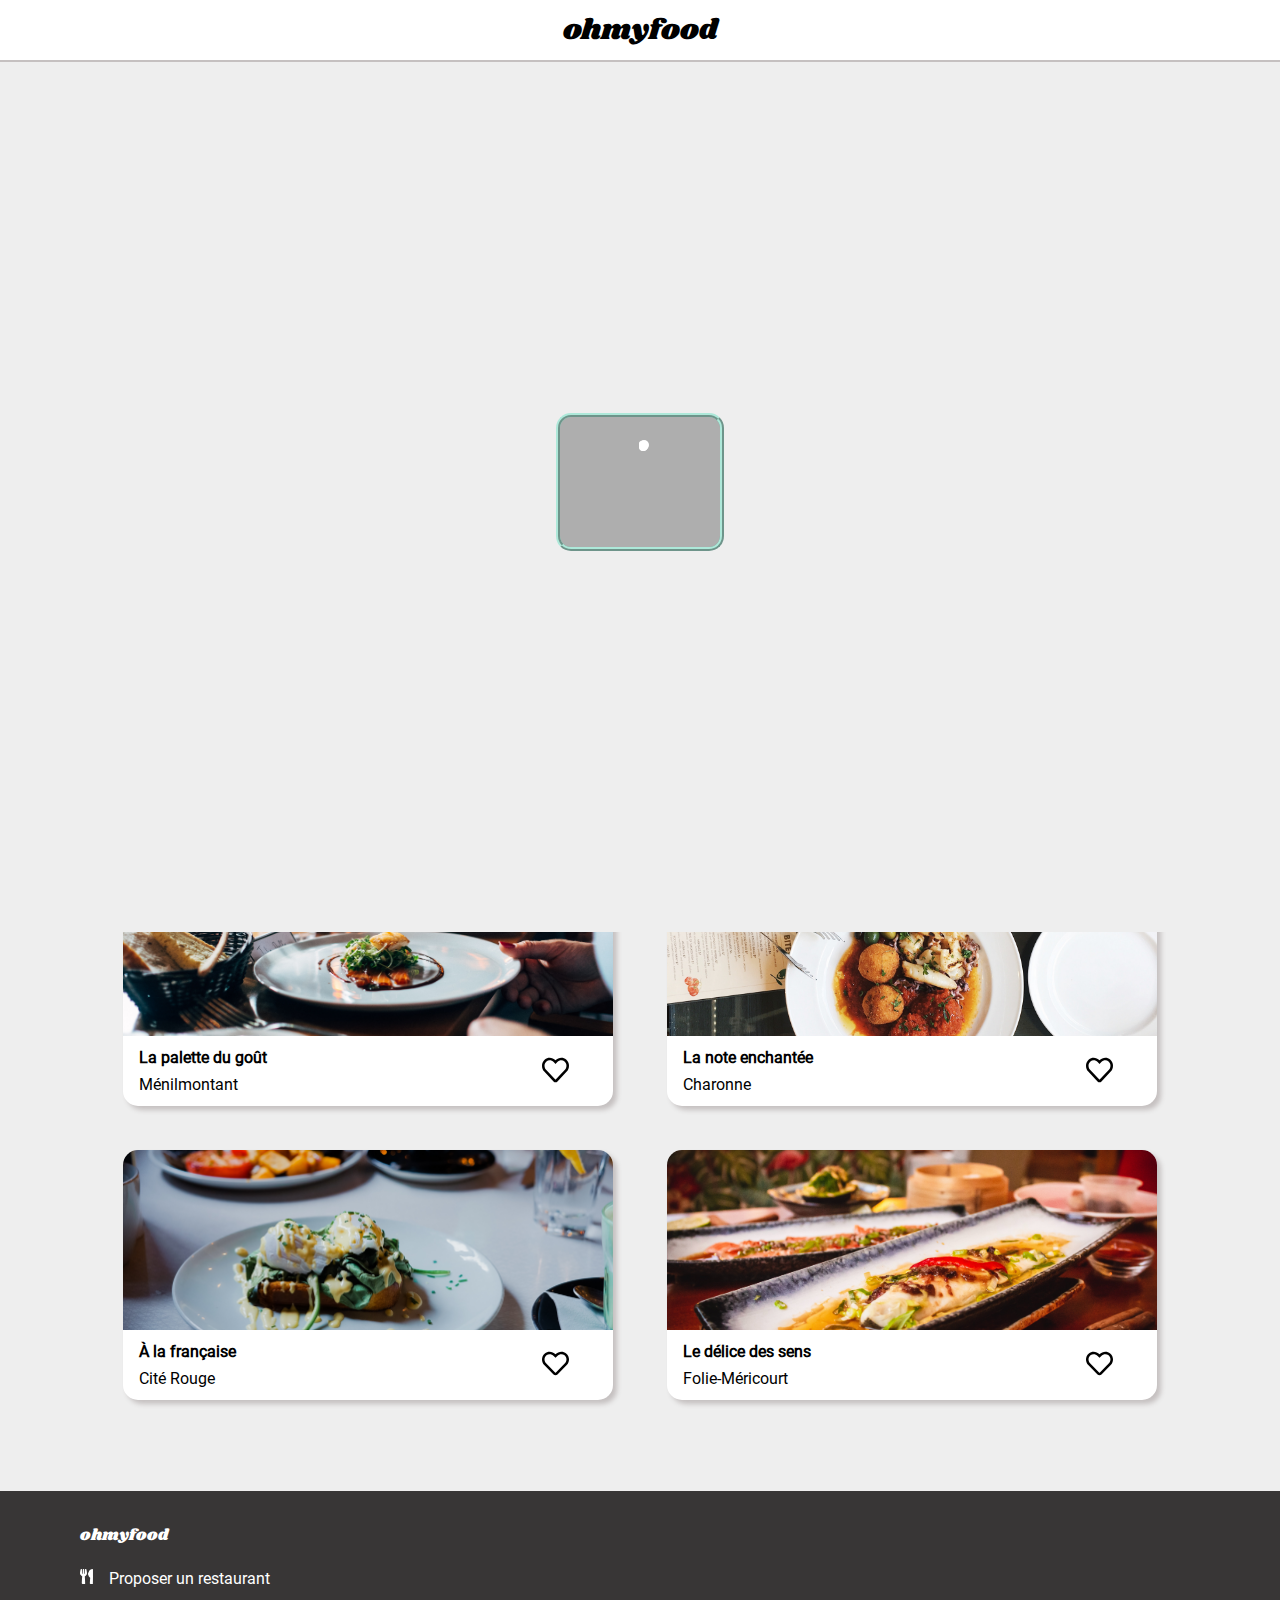
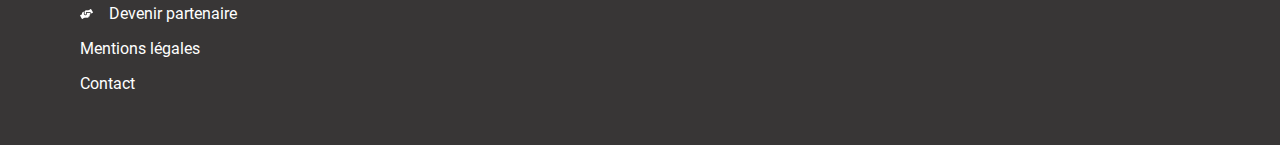
<file: index.html>
<!DOCTYPE html>
<html lang="fr">

<head>
    <meta charset="utf-8" />
    <meta name="viewport" content="width=device-width, initial-scale=1" />
    <title>ohmyfood</title>
    <link rel="stylesheet" href="sass/style.css" />
</head>

<body>
    <div class="background-loading-spinner">
        <div class="background-loading-spinner__tray">
            <!--<div class="background-loading-spinner__tray__glass-container">
                <img src="icons/wine-glass-alt-solid.svg" alt="a glass of water"
                        class="background-loading-spinner__tray__glass-container--icon">
            </div>-->
            <div class="background-loading-spinner__tray__ustensils">
                <!--<div class="background-loading-spinner__tray__ustensils__fork-container">
                    <img src="icons/fork-solid-clr.svg" alt="fork colorised"
                            class="background-loading-spinner__tray__ustensils__fork-container--icon">
                </div>-->
                <div class="background-loading-spinner__tray__ustensils__dish-container">
                    <!--<div class="background-loading-spinner__tray__ustensils__dish-container--large-dish"></div>
                    <div class="background-loading-spinner__tray__ustensils__dish-container__timer-container">
                        <div
                            class="background-loading-spinner__tray__ustensils__dish-container__timer-container--quarter quarter1--1">
                        </div>
                        <div
                            class="background-loading-spinner__tray__ustensils__dish-container__timer-container--quarter quarter1--2">
                        </div>
                        <div
                            class="background-loading-spinner__tray__ustensils__dish-container__timer-container--quarter quarter2--1">
                        </div>
                        <div
                            class="background-loading-spinner__tray__ustensils__dish-container__timer-container--quarter quarter2--2">
                        </div>
                    </div>
                    <div class="background-loading-spinner__tray__ustensils__dish-container--small-dish"></div>-->
                    <div class="background-loading-spinner__tray__ustensils__dish-container__little-ring-container">
                        <div
                            class="background-loading-spinner__tray__ustensils__dish-container__little-ring-container--ball-rotate ball-rotation--1">
                        </div>
                        <div
                            class="background-loading-spinner__tray__ustensils__dish-container__little-ring-container--ball-rotate ball-rotation--2">
                        </div>
                        <div
                            class="background-loading-spinner__tray__ustensils__dish-container__little-ring-container--ball-rotate ball-rotation--3">
                        </div>
                        <div
                            class="background-loading-spinner__tray__ustensils__dish-container__little-ring-container--ball-rotate ball-rotation--4">
                        </div>
                        <div
                            class="background-loading-spinner__tray__ustensils__dish-container__little-ring-container--ball-rotate ball-rotation--5">
                        </div>
                    </div>
                </div>
                <div class="background-loading-spinner__tray__ustensils__knife-container">
                    <!--<img src="icons/knife-solid-clr.svg" alt="knife colorised"
                            class="background-loading-spinner__tray__ustensils__knife-container--icon">-->
                </div>
            </div>
        </div>
    </div>
    <header class="hdrmain hdrindex">
        <h1>ohmyfood</h1>
    </header>
    <main>
        <section class="localisation">
            <form class="research">
                <img class="research__icon icon" src="icons/map-marker-alt-solid.svg" alt="icon localisation">
                <input class="research__input" type="search" placeholder="Paris, Belleville">
            </form>
            <div class="research-sublevel">
                <h2 class="research-sublevel__title">Réservez le menu qui vous convient</h2>
                <p class="research-sublevel__subtitle">Découvrez des restaurants d'exception, séléctionnés par nos
                    soins.</p>
                <a href="#restaurants" class="research-sublevel__btn">Explorer nos restaurants</a>
            </div>
        </section>
        <section class="operating">
            <header class="operating__hdr">
                <h2 class="operating__hdr__title">Fonctionnement</h2>
            </header>
            <ol class="operating__list-steps">
                <li class="operating__list-steps__item">
                    <img class="icon operating__list-steps__item__icon" src="icons/mobile-alt-solid.svg"
                        alt="icon smartphone">
                    <img class="icon operating__list-steps__item__iconhover" src="icons/mobile-alt-solid-primaryclr.svg"
                        alt="icon smartphone colorised">
                    <span class="operating__list-steps__item__title">Choisissez un restaurant</span>
                </li>
                <li class="operating__list-steps__item">
                    <img class="icon operating__list-steps__item__icon" src="icons/list-ul-solid.svg" alt="icon list">
                    <img class="icon operating__list-steps__item__iconhover" src="icons/list-ul-solid-primaryclr.svg"
                        alt="icon list colorised">
                    <span class="operating__list-steps__item__title">Composez votre menu</span>
                </li>
                <li class="operating__list-steps__item">
                    <img class="icon operating__list-steps__item__icon" src="icons/store-solid.svg" alt="icon store">
                    <img class="icon operating__list-steps__item__iconhover" src="icons/store-solid-primaryclr.svg"
                        alt="icon store colorised">
                    <span class="operating__list-steps__item__title">Dégustez au restaurant</span>
                </li>
            </ol>
        </section>
        <section class="restaurants" id="restaurants">
            <header class="restaurants__hdr">
                <h2 class="restaurants__hdr__title">Restaurants</h2>
            </header>
            <div class="container-restaurants">
                <div class="container-restaurants__shop">
                    <a class="container-restaurants__shop__card" href="restaurants/la-palette-du-gout.html">
                        <div class="container-restaurants__shop__card__img">
                            <img class="container-restaurants__shop__card__img--format"
                                src="images/la-palette-du-gout_restaurant.jpg" alt="A table set with a dish served">
                            <span class="container-restaurants__shop__card__img--label">Nouveau</span>
                        </div>
                        <div class="container-restaurants__shop__card__legend">
                            <h3 class="container-restaurants__shop__card__legend--title">La palette du goût</h3>
                            <p class="container-restaurants__shop__card__legend--adress">Ménilmontant</p>
                        </div>
                    </a>
                    <div class="container-restaurants__shop__likecontainer">
                        <img src="icons/heart-regular.svg" alt="icon empty"
                            class="container-restaurants__shop__likecontainer--empty">
                        <img src="icons/heart-solid.svg" alt="icon full"
                            class="container-restaurants__shop__likecontainer--full">
                    </div>
                </div>
                <div class="container-restaurants__shop">
                    <a class="container-restaurants__shop__card" href="restaurants/la-note-enchantee.html">
                        <div class="container-restaurants__shop__card__img">
                            <img class="container-restaurants__shop__card__img--format"
                                src="images/la-note-enchantee_restaurant.jpg" alt="A dish seen from above">
                            <span class="container-restaurants__shop__card__img--label">Nouveau</span>
                        </div>
                        <div class="container-restaurants__shop__card__legend">
                            <h3 class="container-restaurants__shop__card__legend--title">La note enchantée</h3>
                            <p class="container-restaurants__shop__card__legend--adress">Charonne</p>
                        </div>
                    </a>
                    <div class="container-restaurants__shop__likecontainer">
                        <img src="icons/heart-regular.svg" alt="icon empty"
                            class="container-restaurants__shop__likecontainer--empty">
                        <img src="icons/heart-solid.svg" alt="icon full"
                            class="container-restaurants__shop__likecontainer--full">
                    </div>
                </div>
                <div class="container-restaurants__shop">
                    <a class="container-restaurants__shop__card" href="restaurants/a-la-francaise.html">
                        <div class="container-restaurants__shop__card__img">
                            <img class="container-restaurants__shop__card__img--format"
                                src="images/a-la-francaise_restaurant.jpg" alt="Dish with eggs, vegetable and bread">
                        </div>
                        <div class="container-restaurants__shop__card__legend">
                            <h3 class="container-restaurants__shop__card__legend--title">À la française</h3>
                            <p class="container-restaurants__shop__card__legend--adress">Cité Rouge</p>
                        </div>
                    </a>
                    <div class="container-restaurants__shop__likecontainer">
                        <img src="icons/heart-regular.svg" alt="icon empty"
                            class="container-restaurants__shop__likecontainer--empty">
                        <img src="icons/heart-solid.svg" alt="icon full"
                            class="container-restaurants__shop__likecontainer--full">
                    </div>
                </div>
                <div class="container-restaurants__shop">
                    <a class="container-restaurants__shop__card" href="restaurants/le-delice-des-sens.html">
                        <div class="container-restaurants__shop__card__img">
                            <img class="container-restaurants__shop__card__img--format"
                                src="images/le-delice-des-sens_restaurant.jpg"
                                alt="A dish served on a rectangular plate">
                        </div>
                        <div class="container-restaurants__shop__card__legend">
                            <h3 class="container-restaurants__shop__card__legend--title">Le délice des sens</h3>
                            <p class="container-restaurants__shop__card__legend--adress">Folie-Méricourt</p>
                        </div>
                    </a>
                    <div class="container-restaurants__shop__likecontainer">
                        <img src="icons/heart-regular.svg" alt="icon empty"
                            class="container-restaurants__shop__likecontainer--empty">
                        <img src="icons/heart-solid.svg" alt="icon full"
                            class="container-restaurants__shop__likecontainer--full">
                    </div>
                </div>
            </div>
        </section>
    </main>
    <footer>
        <h4>ohmyfood</h4>
        <ul class="listfooter">
            <li class="listfooter__item">
                <a class="linkfooter" href="">
                    <img class="linkfooter__icon" src="icons/utensils-solid.svg" alt="icon cutlery">Proposer un
                    restaurant</a>
            </li>
            <li class="listfooter__item">
                <a class="linkfooter" href="">
                    <img class="linkfooter__icon" src="icons/hands-helping-solid.svg" alt="icon handshake">Devenir
                    partenaire</a>
            </li>
            <li class="listfooter__item">
                <a class="linkfooter" href="">Mentions légales</a>
            </li>
            <li class="listfooter__item">
                <a class="linkfooter" href="mailto:contact@ohmyfood.com">Contact</a>
            </li>
        </ul>
    </footer>
</body>

</html>
</file>
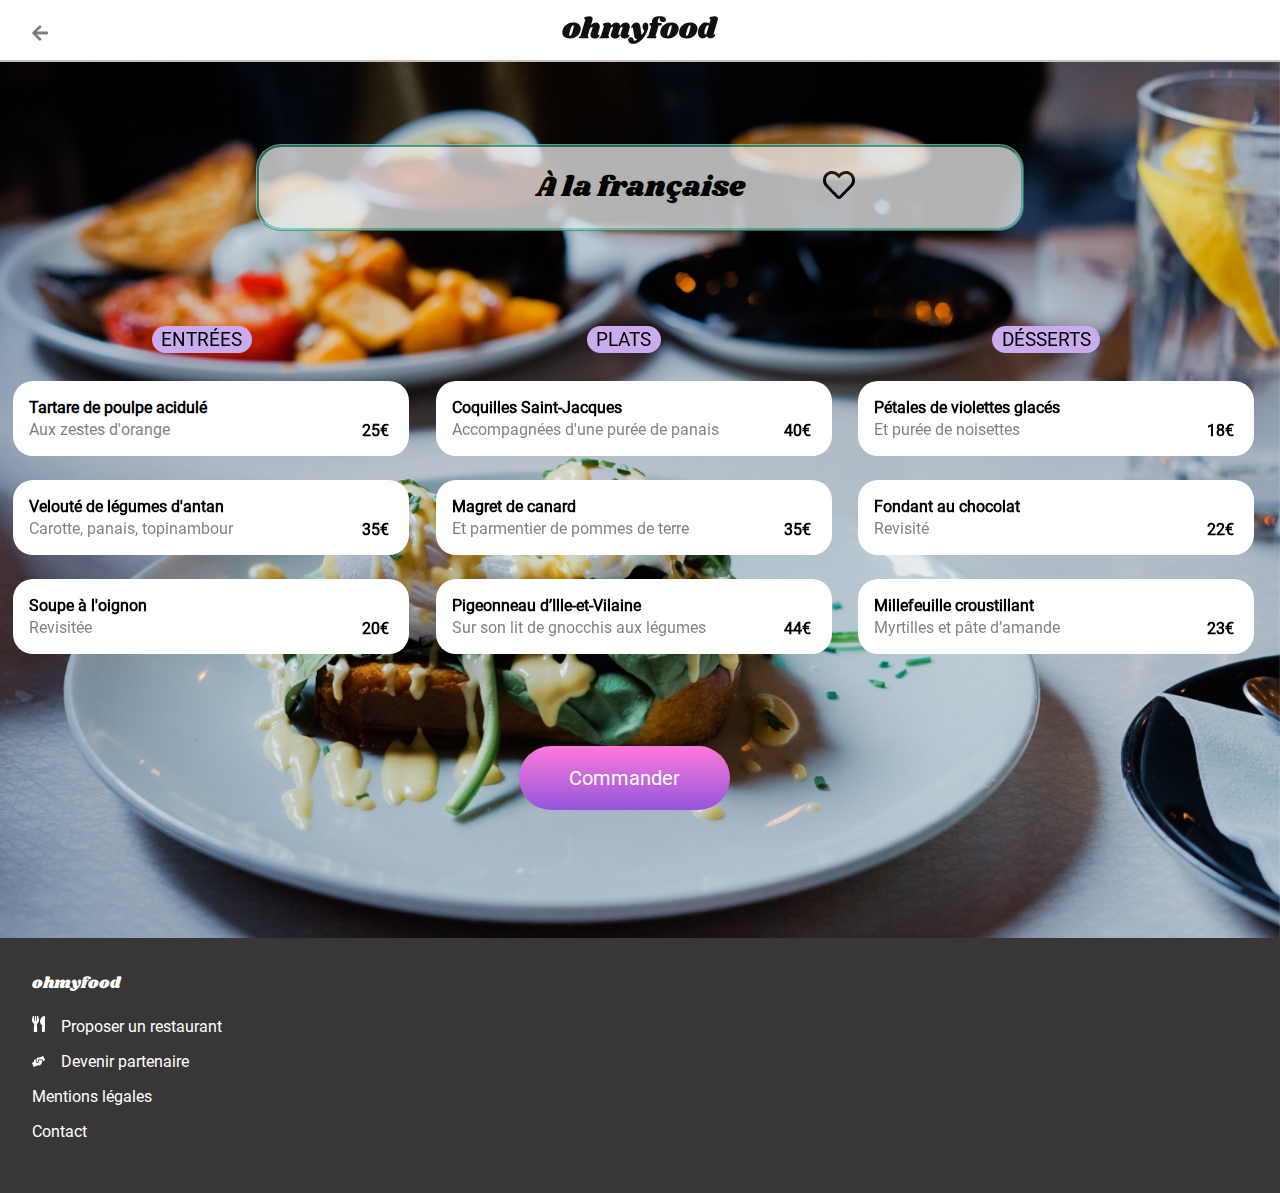
<file: restaurants/a-la-francaise.html>
<!DOCTYPE html>
<html lang="fr">
    <head>
        <meta charset="utf-8" />
        <meta name="viewport" content="width=device-width, initial-scale=1"/>
        <title>À la française</title>
        <link rel="stylesheet" href="../css/style.css"/>
    </head>
    <body>
        <header class="hdrmain hdrpge">
            <a class="hdrpge__icon" href="../index.html">
                <img src="../icons/arrow-left-solid.svg" alt="icon back to home page">
            </a>
                <img class="hdrpge__logo" src="../logo/ohmyfood@2x.svg" 
                    alt="logo ohmyfood">
        </header>
        <div class="illustration">
            <img class="illustration--fit" src="../images/a-la-francaise_restaurant.jpg"
                alt="Dish with eggs, vegetable and bread">
        </div>
        <main class="main-menu">
            <div class="blockmenu">
                <header class="hdrsections">
                    <h1 class="hdrsections__namerestaurant">À la française</h1>
                    <div class="hdrsections__likecontainer">
                        <img src="../icons/heart-regular.svg" alt="icon empty" class="hdrsections__likecontainer--empty">
                        <img src="../icons/heart-solid.svg" alt="icon full" class="hdrsections__likecontainer--full">
                    </div>
                </header>
                <section class="menusection">
                    <header class="menusection__hdr">
                        <h2 class="menusection__hdr__title">entrées</h2>
                    </header>
                    <div class="menusection__block">
                        <div class="menusection__block__btn btn--1">
                            <div class="menusection__block__btn__name">
                                <h3 class="menusection__block__btn__name__title">Tartare de poulpe acidulé</h3>
                                <p class="menusection__block__btn__name__details">Aux zestes d'orange</p>
                            </div>
                            <div class="menusection__block__btn__price">25€</div>
                            <div class="menusection__block__btn__order">
                                <div class="menusection__block__btn__order__container">
                                    <img class="menusection__block__btn__order__container__icon" 
                                        src="../icons/check-circle-solid.svg" alt="icon check">
                                </div>
                            </div>
                        </div>
                        <div class="menusection__block__btn btn--2">
                            <div class="menusection__block__btn__name">
                                <h3 class="menusection__block__btn__name__title">Velouté de légumes d'antan</h3>
                                <p class="menusection__block__btn__name__details">Carotte, panais, topinambour</p>
                            </div>  
                            <div class="menusection__block__btn__price">35€</div>
                            <div class="menusection__block__btn__order">
                                <div class="menusection__block__btn__order__container">
                                    <img class="menusection__block__btn__order__container__icon" 
                                        src="../icons/check-circle-solid.svg" alt="icon check">
                                </div>
                            </div>
                        </div>
                        <div class="menusection__block__btn btn--3">
                            <div class="menusection__block__btn__name">
                                <h3 class="menusection__block__btn__name__title">Soupe à l'oignon</h3>
                                <p class="menusection__block__btn__name__details">Revisitée</p>
                            </div>
                            <div class="menusection__block__btn__price">20€</div>
                            <div class="menusection__block__btn__order">
                                <div class="menusection__block__btn__order__container">
                                    <img  class="menusection__block__btn__order__container__icon"
                                        src="../icons/check-circle-solid.svg" alt="icon check">
                                </div>
                            </div>
                        </div>
                    </div>
                </section>
                <section class="menusection">
                    <header class="menusection__hdr">
                        <h2 class="menusection__hdr__title">plats</h2>
                    </header>
                    <div class="menusection__block">
                        <div class="menusection__block__btn btn--1">
                            <div class="menusection__block__btn__name">
                                <h3 class="menusection__block__btn__name__title">Coquilles Saint-Jacques</h3>
                                <p class="menusection__block__btn__name__details">Accompagnées d'une purée de panais</p>
                            </div>
                            <div class="menusection__block__btn__price">40€</div>
                            <div class="menusection__block__btn__order">
                                <div class="menusection__block__btn__order__container">
                                    <img class="menusection__block__btn__order__container__icon" 
                                        src="../icons/check-circle-solid.svg" alt="icon check">
                                </div>
                            </div>
                        </div>
                        <div class="menusection__block__btn btn--2">
                            <div class="menusection__block__btn__name">
                                <h3 class="menusection__block__btn__name__title">Magret de canard</h3>
                                <p class="menusection__block__btn__name__details">Et parmentier de pommes de terre</p>
                            </div>  
                            <div class="menusection__block__btn__price">35€</div>
                            <div class="menusection__block__btn__order">
                                <div class="menusection__block__btn__order__container">
                                    <img class="menusection__block__btn__order__container__icon" 
                                        src="../icons/check-circle-solid.svg" alt="icon check">
                                </div>
                            </div>
                        </div>
                        <div class="menusection__block__btn btn--3">
                            <div class="menusection__block__btn__name">
                                <h3 class="menusection__block__btn__name__title">Pigeonneau d’Ille-et-Vilaine</h3>
                                <p class="menusection__block__btn__name__details">Sur son lit de gnocchis aux légumes</p>
                            </div>
                            <div class="menusection__block__btn__price">44€</div>
                            <div class="menusection__block__btn__order">
                                <div class="menusection__block__btn__order__container">
                                    <img  class="menusection__block__btn__order__container__icon"
                                        src="../icons/check-circle-solid.svg" alt="icon check">
                                </div>
                            </div>
                        </div>
                    </div>
                </section>
                <section class="menusection">
                    <header class="menusection__hdr">
                        <h2 class="menusection__hdr__title">désserts</h2>
                    </header>
                    <div class="menusection__block">
                        <div class="menusection__block__btn btn--1">
                            <div class="menusection__block__btn__name">
                                <h3 class="menusection__block__btn__name__title">Pétales de violettes glacés</h3>
                                <p class="menusection__block__btn__name__details">Et purée de noisettes</p>
                            </div>
                            <div class="menusection__block__btn__price">18€</div>
                            <div class="menusection__block__btn__order">
                                <div class="menusection__block__btn__order__container">
                                    <img class="menusection__block__btn__order__container__icon" 
                                        src="../icons/check-circle-solid.svg" alt="icon check">
                                </div>
                            </div>
                        </div>
                        <div class="menusection__block__btn btn--2">
                            <div class="menusection__block__btn__name">
                                <h3 class="menusection__block__btn__name__title">Fondant au chocolat</h3>
                                <p class="menusection__block__btn__name__details">Revisité</p>
                            </div>  
                            <div class="menusection__block__btn__price">22€</div>
                            <div class="menusection__block__btn__order">
                                <div class="menusection__block__btn__order__container">
                                    <img class="menusection__block__btn__order__container__icon" 
                                        src="../icons/check-circle-solid.svg" alt="icon check">
                                </div>
                            </div>
                        </div>
                        <div class="menusection__block__btn btn--3">
                            <div class="menusection__block__btn__name">
                                <h3 class="menusection__block__btn__name__title">Millefeuille croustillant</h3>
                                <p class="menusection__block__btn__name__details">Myrtilles et pâte d’amande</p>
                            </div>
                            <div class="menusection__block__btn__price">23€</div>
                            <div class="menusection__block__btn__order">
                                <div class="menusection__block__btn__order__container">
                                    <img  class="menusection__block__btn__order__container__icon"
                                        src="../icons/check-circle-solid.svg" alt="icon check">
                                </div>
                            </div>
                        </div>
                    </div>
                </section>
                <div class="container-order">
                    <a href="" class="container-order__btn">Commander</a>
                </div>
            </div>
        </main>
        <footer class="footer-menu">
            <h4>ohmyfood</h4>
            <ul class="listfooter">
                <li class="listfooter__item">
                    <a class="linkfooter" href="">
                        <img class="linkfooter__icon" src="../icons/utensils-solid.svg" 
                            alt="icon cutlery">Proposer un restaurant</a>
                </li>
                <li class="listfooter__item">
                    <a class="linkfooter" href="">
                        <img class="linkfooter__icon" src="../icons/hands-helping-solid.svg" 
                            alt="icon handshake">Devenir partenaire</a>
                </li>
                <li class="listfooter__item">
                    <a class="linkfooter" href="">Mentions légales</a>
                </li>
                <li class="listfooter__item">
                    <a class="linkfooter" href="mailto:contact@ohmyfood.com">Contact</a>
                </li>
            </ul>
        </footer>
    </body>
</html>
</file>
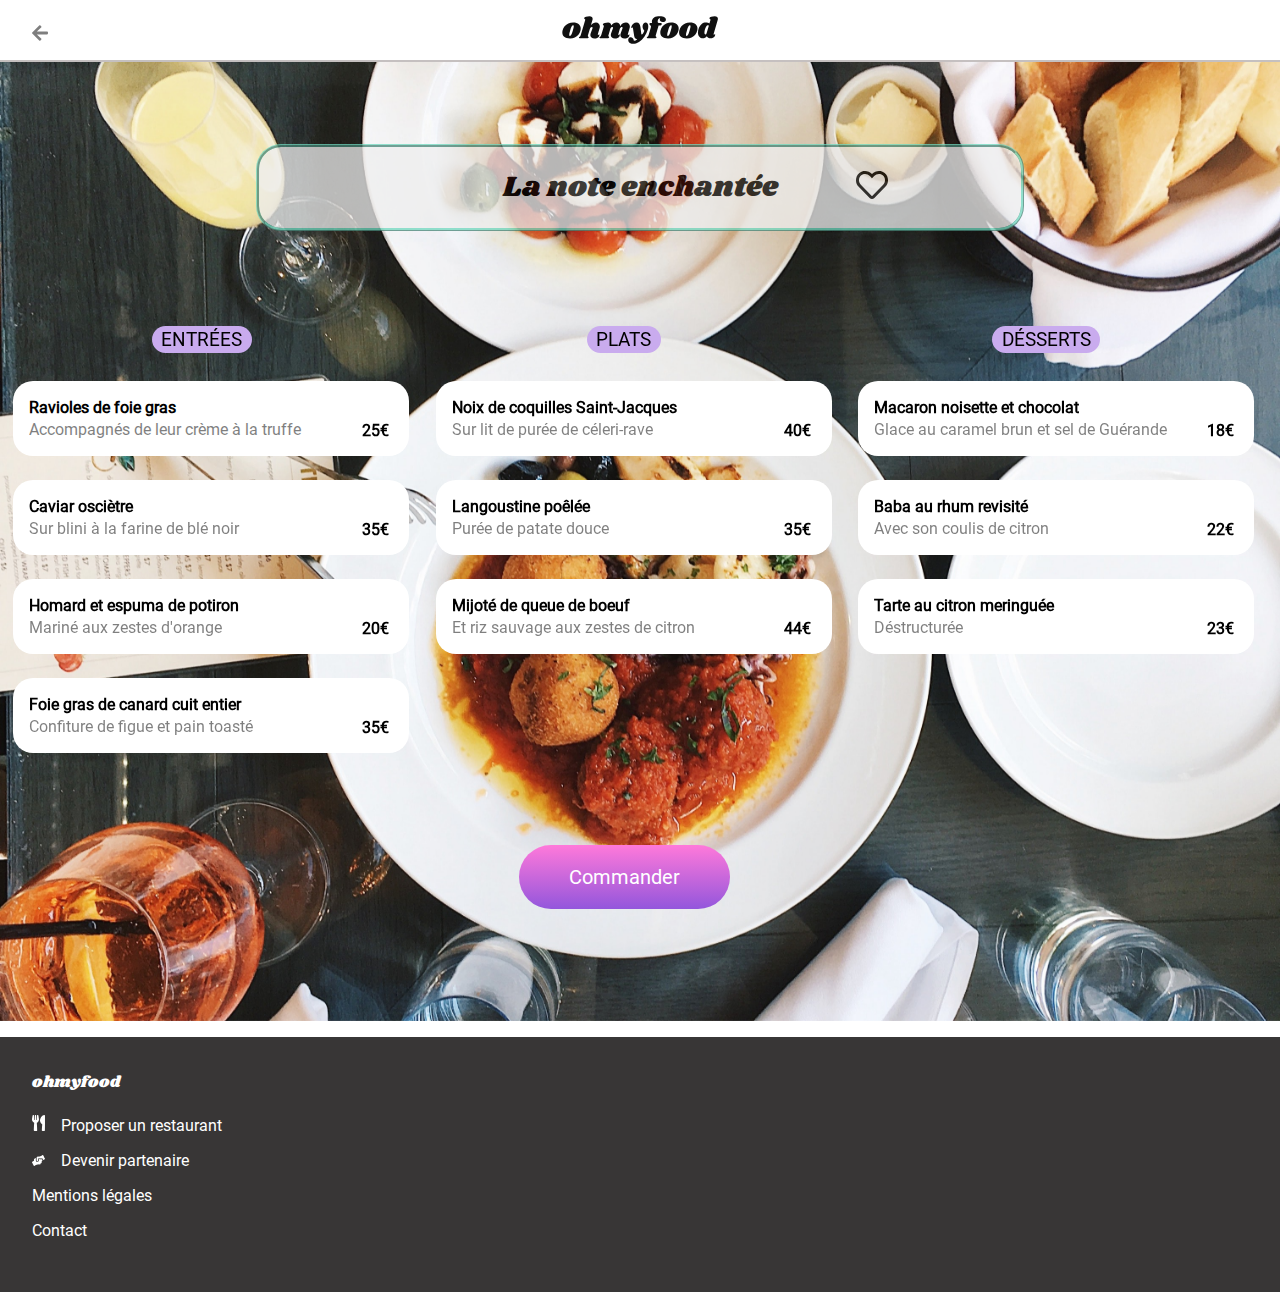
<file: restaurants/la-note-enchantee.html>
<!DOCTYPE html>
<html lang="fr">
    <head>
        <meta charset="utf-8" />
        <meta name="viewport" content="width=device-width, initial-scale=1"/>
        <title>La note enchantée</title>
        <link rel="stylesheet" href="../css/style.css"/>
    </head>
    <body>
        <header class="hdrmain hdrpge">
            <a class="hdrpge__icon" href="../index.html">
                <img src="../icons/arrow-left-solid.svg" alt="icon back to home page">
            </a>
                <img class="hdrpge__logo" src="../logo/ohmyfood@2x.svg" 
                    alt="logo ohmyfood">
        </header>
        <div class="illustration">
            <img  class="illustration--fit" src="../images/la-note-enchantee_restaurant.jpg" alt="A dish seen from above">
        </div>
        <main class="main-menu">
            <div class="blockmenu">
                <header class="hdrsections">
                    <h1 class="hdrsections__namerestaurant">La note enchantée</h1>
                    <div class="hdrsections__likecontainer">
                        <img src="../icons/heart-regular.svg" alt="icon empty" class="hdrsections__likecontainer--empty">
                        <img src="../icons/heart-solid.svg" alt="icon full" class="hdrsections__likecontainer--full">
                    </div>
                </header>
                <section class="menusection">
                    <header class="menusection__hdr">
                        <h2 class="menusection__hdr__title">entrées</h2>
                    </header>
                    <div class="menusection__block">
                        <div class="menusection__block__btn btn--1">
                            <div class="menusection__block__btn__name">
                                <h3 class="menusection__block__btn__name__title">Ravioles de foie gras</h3>
                                <p class="menusection__block__btn__name__details">Accompagnés de leur crème à la truffe</p>
                            </div>
                            <div class="menusection__block__btn__price">25€</div>
                            <div class="menusection__block__btn__order">
                                <div class="menusection__block__btn__order__container">
                                    <img class="menusection__block__btn__order__container__icon" 
                                        src="../icons/check-circle-solid.svg" alt="icon check">
                                </div>
                            </div>
                        </div>
                        <div class="menusection__block__btn btn--2">
                            <div class="menusection__block__btn__name">
                                <h3 class="menusection__block__btn__name__title">Caviar osciètre</h3>
                                <p class="menusection__block__btn__name__details">Sur blini à la farine de blé noir</p>
                            </div>  
                            <div class="menusection__block__btn__price">35€</div>
                            <div class="menusection__block__btn__order">
                                <div class="menusection__block__btn__order__container">
                                    <img class="menusection__block__btn__order__container__icon" 
                                        src="../icons/check-circle-solid.svg" alt="icon check">
                                </div>
                            </div>
                        </div>
                        <div class="menusection__block__btn btn--3">
                            <div class="menusection__block__btn__name">
                                <h3 class="menusection__block__btn__name__title">Homard et espuma de potiron</h3>
                                <p class="menusection__block__btn__name__details">Mariné aux zestes d'orange</p>
                            </div>
                            <div class="menusection__block__btn__price">20€</div>
                            <div class="menusection__block__btn__order">
                                <div class="menusection__block__btn__order__container">
                                    <img  class="menusection__block__btn__order__container__icon"
                                        src="../icons/check-circle-solid.svg" alt="icon check">
                                </div>
                            </div>
                        </div>
                        <div class="menusection__block__btn btn--4">
                            <div class="menusection__block__btn__name">
                                <h3 class="menusection__block__btn__name__title">Foie gras de canard cuit entier</h3>
                                <p class="menusection__block__btn__name__details">Confiture de figue et pain toasté</p>
                            </div>
                            <div class="menusection__block__btn__price">35€</div>
                            <div class="menusection__block__btn__order">
                                <div class="menusection__block__btn__order__container">
                                    <img  class="menusection__block__btn__order__container__icon"
                                        src="../icons/check-circle-solid.svg" alt="icon check">
                                </div>
                            </div>
                        </div>
                    </div>
                </section>
                <section class="menusection">
                    <header class="menusection__hdr">
                        <h2 class="menusection__hdr__title">plats</h2>
                    </header>
                    <div class="menusection__block">
                        <div class="menusection__block__btn btn--1">
                            <div class="menusection__block__btn__name">
                                <h3 class="menusection__block__btn__name__title">Noix de coquilles Saint-Jacques</h3>
                                <p class="menusection__block__btn__name__details">Sur lit de purée de céleri-rave</p>
                            </div>
                            <div class="menusection__block__btn__price">40€</div>
                            <div class="menusection__block__btn__order">
                                <div class="menusection__block__btn__order__container">
                                    <img class="menusection__block__btn__order__container__icon" 
                                        src="../icons/check-circle-solid.svg" alt="icon check">
                                </div>
                            </div>
                        </div>
                        <div class="menusection__block__btn btn--2">
                            <div class="menusection__block__btn__name">
                                <h3 class="menusection__block__btn__name__title">Langoustine poêlée</h3>
                                <p class="menusection__block__btn__name__details">Purée de patate douce</p>
                            </div>  
                            <div class="menusection__block__btn__price">35€</div>
                            <div class="menusection__block__btn__order">
                                <div class="menusection__block__btn__order__container">
                                    <img class="menusection__block__btn__order__container__icon" 
                                        src="../icons/check-circle-solid.svg" alt="icon check">
                                </div>
                            </div>
                        </div>
                        <div class="menusection__block__btn btn--3">
                            <div class="menusection__block__btn__name">
                                <h3 class="menusection__block__btn__name__title">Mijoté de queue de boeuf </h3>
                                <p class="menusection__block__btn__name__details">Et riz sauvage aux zestes de citron</p>
                            </div>
                            <div class="menusection__block__btn__price">44€</div>
                            <div class="menusection__block__btn__order">
                                <div class="menusection__block__btn__order__container">
                                    <img  class="menusection__block__btn__order__container__icon"
                                        src="../icons/check-circle-solid.svg" alt="icon check">
                                </div>
                            </div>
                        </div>
                    </div>
                </section>
                <section class="menusection">
                    <header class="menusection__hdr">
                        <h2 class="menusection__hdr__title">désserts</h2>
                    </header>
                    <div class="menusection__block">
                        <div class="menusection__block__btn btn--1">
                            <div class="menusection__block__btn__name">
                                <h3 class="menusection__block__btn__name__title">Macaron noisette et chocolat</h3>
                                <p class="menusection__block__btn__name__details">Glace au caramel brun et sel de Guérande</p>
                            </div>
                            <div class="menusection__block__btn__price">18€</div>
                            <div class="menusection__block__btn__order">
                                <div class="menusection__block__btn__order__container">
                                    <img class="menusection__block__btn__order__container__icon" 
                                        src="../icons/check-circle-solid.svg" alt="icon check">
                                </div>
                            </div>
                        </div>
                        <div class="menusection__block__btn btn--2">
                            <div class="menusection__block__btn__name">
                                <h3 class="menusection__block__btn__name__title">Baba au rhum revisité</h3>
                                <p class="menusection__block__btn__name__details">Avec son coulis de citron</p>
                            </div>  
                            <div class="menusection__block__btn__price">22€</div>
                            <div class="menusection__block__btn__order">
                                <div class="menusection__block__btn__order__container">
                                    <img class="menusection__block__btn__order__container__icon" 
                                        src="../icons/check-circle-solid.svg" alt="icon check">
                                </div>
                            </div>
                        </div>
                        <div class="menusection__block__btn btn--3">
                            <div class="menusection__block__btn__name">
                                <h3 class="menusection__block__btn__name__title">Tarte au citron meringuée</h3>
                                <p class="menusection__block__btn__name__details">Déstructurée</p>
                            </div>
                            <div class="menusection__block__btn__price">23€</div>
                            <div class="menusection__block__btn__order">
                                <div class="menusection__block__btn__order__container">
                                    <img  class="menusection__block__btn__order__container__icon"
                                        src="../icons/check-circle-solid.svg" alt="icon check">
                                </div>
                            </div>
                        </div>
                    </div>
                </section>
                <div class="container-order">
                    <a href="" class="container-order__btn">Commander</a>
                </div>
            </div>
        </main>
        <footer class="footer-menu">
            <h4>ohmyfood</h4>
            <ul class="listfooter">
                <li class="listfooter__item">
                    <a class="linkfooter" href="">
                        <img class="linkfooter__icon" src="../icons/utensils-solid.svg" 
                            alt="icon cutlery">Proposer un restaurant</a>
                </li>
                <li class="listfooter__item">
                    <a class="linkfooter" href="">
                        <img class="linkfooter__icon" src="../icons/hands-helping-solid.svg" 
                            alt="icon handshake">Devenir partenaire</a>
                </li>
                <li class="listfooter__item">
                    <a class="linkfooter" href="">Mentions légales</a>
                </li>
                <li class="listfooter__item">
                    <a class="linkfooter" href="mailto:contact@ohmyfood.com">Contact</a>
                </li>
            </ul>
        </footer>
    </body>
</html>
</file>
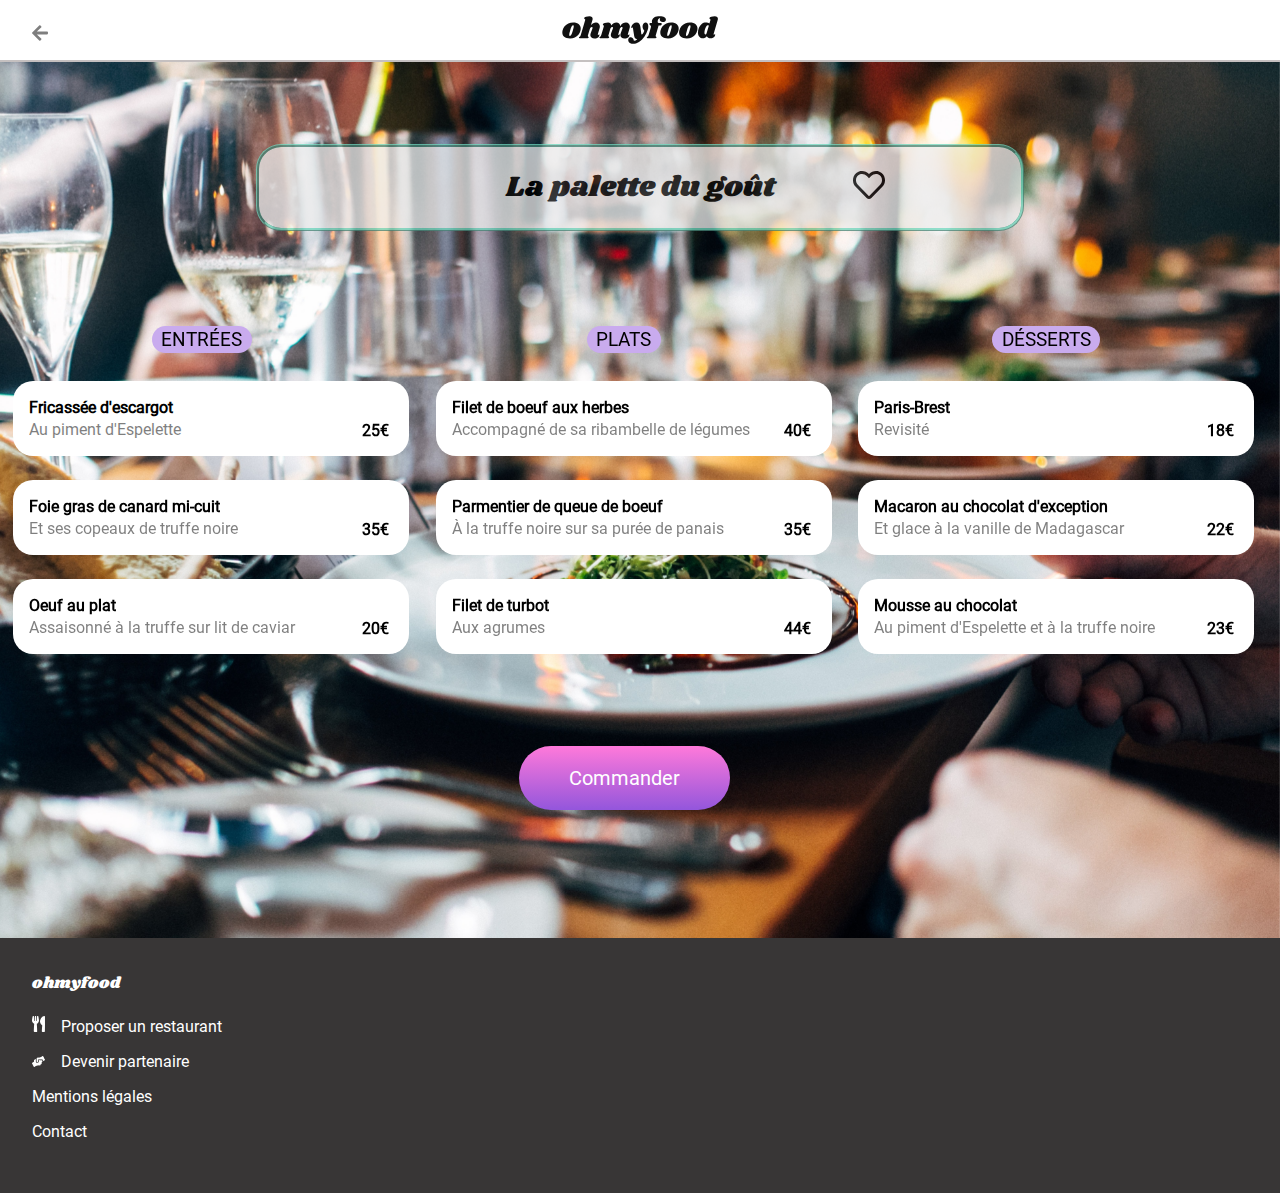
<file: restaurants/la-palette-du-gout.html>
<!DOCTYPE html>
<html lang="fr">
    <head>
        <meta charset="utf-8" />
        <meta name="viewport" content="width=device-width, initial-scale=1"/>
        <title>La palette du goût</title>
        <link rel="stylesheet" href="../css/style.css"/>
    </head>
    <body>
        <header class="hdrmain hdrpge">
            <a class="hdrpge__icon" href="../index.html">
                <img src="../icons/arrow-left-solid.svg" alt="icon back to home page">
            </a>
                <img class="hdrpge__logo" src="../logo/ohmyfood@2x.svg" 
                    alt="logo ohmyfood">
        </header>
        <div class="illustration">
            <img class="illustration--fit" src="../images/la-palette-du-gout_restaurant.jpg" 
                alt="A table set with a dish served">
        </div>
        <main class="main-menu">
            <div class="blockmenu">
                <header class="hdrsections">
                    <h1 class="hdrsections__namerestaurant">La palette du goût</h1>
                    <div class="hdrsections__likecontainer">
                        <img src="../icons/heart-regular.svg" alt="icon empty" class="hdrsections__likecontainer--empty">
                        <img src="../icons/heart-solid.svg" alt="icon full" class="hdrsections__likecontainer--full">
                    </div>
                </header>
                <section class="menusection">
                    <header class="menusection__hdr">
                        <h2 class="menusection__hdr__title">entrées</h2>
                    </header>
                    <div class="menusection__block">
                        <div class="menusection__block__btn btn--1">
                            <div class="menusection__block__btn__name">
                                <h3 class="menusection__block__btn__name__title">Fricassée d'escargot</h3>
                                <p class="menusection__block__btn__name__details">Au piment d'Espelette</p>
                            </div>
                            <div class="menusection__block__btn__price">25€</div>
                            <div class="menusection__block__btn__order">
                                <div class="menusection__block__btn__order__container">
                                    <img class="menusection__block__btn__order__container__icon" 
                                        src="../icons/check-circle-solid.svg" alt="icon check">
                                </div>
                            </div>
                        </div>
                        <div class="menusection__block__btn btn--2">
                            <div class="menusection__block__btn__name">
                                <h3 class="menusection__block__btn__name__title">Foie gras de canard mi-cuit</h3>
                                <p class="menusection__block__btn__name__details">Et ses copeaux de truffe noire</p>
                            </div>  
                            <div class="menusection__block__btn__price">35€</div>
                            <div class="menusection__block__btn__order">
                                <div class="menusection__block__btn__order__container">
                                    <img class="menusection__block__btn__order__container__icon" 
                                        src="../icons/check-circle-solid.svg" alt="icon check">
                                </div>
                            </div>
                        </div>
                        <div class="menusection__block__btn btn--3">
                            <div class="menusection__block__btn__name">
                                <h3 class="menusection__block__btn__name__title">Oeuf au plat</h3>
                                <p class="menusection__block__btn__name__details">Assaisonné à la truffe sur lit de caviar</p>
                            </div>
                            <div class="menusection__block__btn__price">20€</div>
                            <div class="menusection__block__btn__order">
                                <div class="menusection__block__btn__order__container">
                                    <img  class="menusection__block__btn__order__container__icon"
                                        src="../icons/check-circle-solid.svg" alt="icon check">
                                </div>
                            </div>
                        </div>
                    </div>
                </section>
                <section class="menusection">
                    <header class="menusection__hdr">
                        <h2 class="menusection__hdr__title">plats</h2>
                    </header>
                    <div class="menusection__block">
                        <div class="menusection__block__btn btn--1">
                            <div class="menusection__block__btn__name">
                                <h3 class="menusection__block__btn__name__title">Filet de boeuf aux herbes</h3>
                                <p class="menusection__block__btn__name__details">Accompagné de sa ribambelle de légumes</p>
                            </div>
                            <div class="menusection__block__btn__price">40€</div>
                            <div class="menusection__block__btn__order">
                                <div class="menusection__block__btn__order__container">
                                    <img class="menusection__block__btn__order__container__icon" 
                                        src="../icons/check-circle-solid.svg" alt="icon check">
                                </div>
                            </div>
                        </div>
                        <div class="menusection__block__btn btn--2">
                            <div class="menusection__block__btn__name">
                                <h3 class="menusection__block__btn__name__title">Parmentier de queue de boeuf</h3>
                                <p class="menusection__block__btn__name__details">À la truffe noire sur sa purée de panais</p>
                            </div>  
                            <div class="menusection__block__btn__price">35€</div>
                            <div class="menusection__block__btn__order">
                                <div class="menusection__block__btn__order__container">
                                    <img class="menusection__block__btn__order__container__icon" 
                                        src="../icons/check-circle-solid.svg" alt="icon check">
                                </div>
                            </div>
                        </div>
                        <div class="menusection__block__btn btn--3">
                            <div class="menusection__block__btn__name">
                                <h3 class="menusection__block__btn__name__title">Filet de turbot</h3>
                                <p class="menusection__block__btn__name__details">Aux agrumes</p>
                            </div>
                            <div class="menusection__block__btn__price">44€</div>
                            <div class="menusection__block__btn__order">
                                <div class="menusection__block__btn__order__container">
                                    <img  class="menusection__block__btn__order__container__icon"
                                        src="../icons/check-circle-solid.svg" alt="icon check">
                                </div>
                            </div>
                        </div>
                    </div>
                </section>
                <section class="menusection">
                    <header class="menusection__hdr">
                        <h2 class="menusection__hdr__title">désserts</h2>
                    </header>
                    <div class="menusection__block">
                        <div class="menusection__block__btn btn--1">
                            <div class="menusection__block__btn__name">
                                <h3 class="menusection__block__btn__name__title">Paris-Brest</h3>
                                <p class="menusection__block__btn__name__details">Revisité</p>
                            </div>
                            <div class="menusection__block__btn__price">18€</div>
                            <div class="menusection__block__btn__order">
                                <div class="menusection__block__btn__order__container">
                                    <img class="menusection__block__btn__order__container__icon" 
                                        src="../icons/check-circle-solid.svg" alt="icon check">
                                </div>
                            </div>
                        </div>
                        <div class="menusection__block__btn btn--2">
                            <div class="menusection__block__btn__name">
                                <h3 class="menusection__block__btn__name__title">Macaron au chocolat d'exception</h3>
                                <p class="menusection__block__btn__name__details">Et glace à la vanille de Madagascar</p>
                            </div>  
                            <div class="menusection__block__btn__price">22€</div>
                            <div class="menusection__block__btn__order">
                                <div class="menusection__block__btn__order__container">
                                    <img class="menusection__block__btn__order__container__icon" 
                                        src="../icons/check-circle-solid.svg" alt="icon check">
                                </div>
                            </div>
                        </div>
                        <div class="menusection__block__btn btn--3">
                            <div class="menusection__block__btn__name">
                                <h3 class="menusection__block__btn__name__title">Mousse au chocolat </h3>
                                <p class="menusection__block__btn__name__details">Au piment d'Espelette et à la truffe noire</p>
                            </div>
                            <div class="menusection__block__btn__price">23€</div>
                            <div class="menusection__block__btn__order">
                                <div class="menusection__block__btn__order__container">
                                    <img  class="menusection__block__btn__order__container__icon"
                                        src="../icons/check-circle-solid.svg" alt="icon check">
                                </div>
                            </div>
                        </div>
                    </div>
                </section>
                <div class="container-order">
                    <a href="" class="container-order__btn">Commander</a>
                </div>
            </div>
        </main>
        <footer class="footer-menu">
            <h4>ohmyfood</h4>
            <ul class="listfooter">
                <li class="listfooter__item">
                    <a class="linkfooter" href="">
                        <img class="linkfooter__icon" src="../icons/utensils-solid.svg" 
                            alt="icon cutlery">Proposer un restaurant</a>
                </li>
                <li class="listfooter__item">
                    <a class="linkfooter" href="">
                        <img class="linkfooter__icon" src="../icons/hands-helping-solid.svg" 
                            alt="icon handshake">Devenir partenaire</a>
                </li>
                <li class="listfooter__item">
                    <a class="linkfooter" href="">Mentions légales</a>
                </li>
                <li class="listfooter__item">
                    <a class="linkfooter" href="mailto:contact@ohmyfood.com">Contact</a>
                </li>
            </ul>
        </footer>
    </body>
</html>
</file>
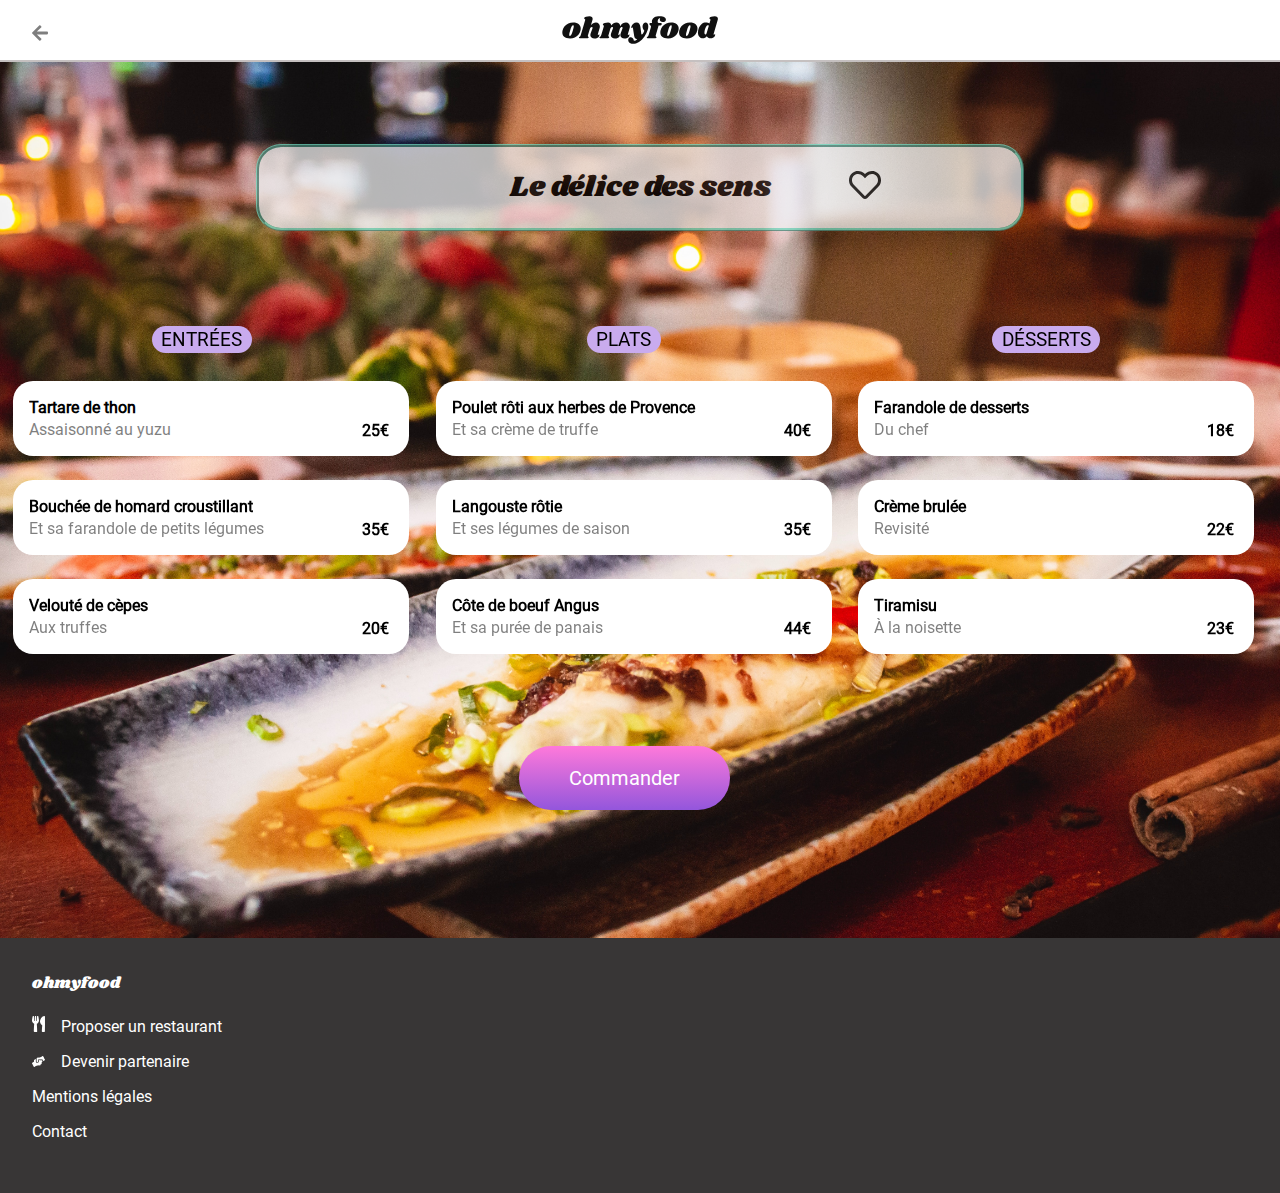
<file: restaurants/le-delice-des-sens.html>
<!DOCTYPE html>
<html lang="fr">
    <head>
        <meta charset="utf-8" />
        <meta name="viewport" content="width=device-width, initial-scale=1"/>
        <title>Le délice des sens</title>
        <link rel="stylesheet" href="../css/style.css"/>
    </head>
    <body>
        <header class="hdrmain hdrpge">
            <a class="hdrpge__icon" href="../index.html">
                <img src="../icons/arrow-left-solid.svg" alt="icon back to home page">
            </a>
            <img class="hdrpge__logo" src="../logo/ohmyfood@2x.svg" 
                alt="logo ohmyfood">
        </header>
        <div class="illustration">
            <img class="illustration--fit" src="../images/le-delice-des-sens_restaurant.jpg" 
                alt="A dish served on a rectangular plate">
        </div>
        <main class="main-menu">
            <div class="blockmenu">
                <header class="hdrsections">
                    <h1 class="hdrsections__namerestaurant">Le délice des sens</h1>
                    <div class="hdrsections__likecontainer">
                        <img src="../icons/heart-regular.svg" alt="icon empty" class="hdrsections__likecontainer--empty">
                        <img src="../icons/heart-solid.svg" alt="icon full" class="hdrsections__likecontainer--full">
                    </div>
                </header>
                <section class="menusection">
                    <header class="menusection__hdr">
                        <h2 class="menusection__hdr__title">entrées</h2>
                    </header>
                    <div class="menusection__block">
                        <div class="menusection__block__btn btn--1">
                            <div class="menusection__block__btn__name">
                                <h3 class="menusection__block__btn__name__title">Tartare de thon</h3>
                                <p class="menusection__block__btn__name__details">Assaisonné au yuzu</p>
                            </div>
                            <div class="menusection__block__btn__price">25€</div>
                            <div class="menusection__block__btn__order">
                                <div class="menusection__block__btn__order__container">
                                    <img class="menusection__block__btn__order__container__icon" 
                                        src="../icons/check-circle-solid.svg" alt="icon check">
                                </div>
                            </div>
                        </div>
                        <div class="menusection__block__btn btn--2">
                            <div class="menusection__block__btn__name">
                                <h3 class="menusection__block__btn__name__title">Bouchée de homard croustillant</h3>
                                <p class="menusection__block__btn__name__details">Et sa farandole de petits légumes</p>
                            </div>  
                            <div class="menusection__block__btn__price">35€</div>
                            <div class="menusection__block__btn__order">
                                <div class="menusection__block__btn__order__container">
                                    <img class="menusection__block__btn__order__container__icon" 
                                        src="../icons/check-circle-solid.svg" alt="icon check">
                                </div>
                            </div>
                        </div>
                        <div class="menusection__block__btn btn--3">
                            <div class="menusection__block__btn__name">
                                <h3 class="menusection__block__btn__name__title">Velouté de cèpes</h3>
                                <p class="menusection__block__btn__name__details">Aux truffes</p>
                            </div>
                            <div class="menusection__block__btn__price">20€</div>
                            <div class="menusection__block__btn__order">
                                <div class="menusection__block__btn__order__container">
                                    <img  class="menusection__block__btn__order__container__icon"
                                        src="../icons/check-circle-solid.svg" alt="icon check">
                                </div>
                            </div>
                        </div>
                    </div>
                </section>
                <section class="menusection">
                    <header class="menusection__hdr">
                        <h2 class="menusection__hdr__title">plats</h2>
                    </header>
                    <div class="menusection__block">
                        <div class="menusection__block__btn btn--1">
                            <div class="menusection__block__btn__name">
                                <h3 class="menusection__block__btn__name__title">Poulet rôti aux herbes de Provence</h3>
                                <p class="menusection__block__btn__name__details">Et sa crème de truffe</p>
                            </div>
                            <div class="menusection__block__btn__price">40€</div>
                            <div class="menusection__block__btn__order">
                                <div class="menusection__block__btn__order__container">
                                    <img class="menusection__block__btn__order__container__icon" 
                                        src="../icons/check-circle-solid.svg" alt="icon check">
                                </div>
                            </div>
                        </div>
                        <div class="menusection__block__btn btn--2">
                            <div class="menusection__block__btn__name">
                                <h3 class="menusection__block__btn__name__title">Langouste rôtie</h3>
                                <p class="menusection__block__btn__name__details">Et ses légumes de saison</p>
                            </div>  
                            <div class="menusection__block__btn__price">35€</div>
                            <div class="menusection__block__btn__order">
                                <div class="menusection__block__btn__order__container">
                                    <img class="menusection__block__btn__order__container__icon" 
                                        src="../icons/check-circle-solid.svg" alt="icon check">
                                </div>
                            </div>
                        </div>
                        <div class="menusection__block__btn btn--3">
                            <div class="menusection__block__btn__name">
                                <h3 class="menusection__block__btn__name__title">Côte de boeuf Angus</h3>
                                <p class="menusection__block__btn__name__details">Et sa purée de panais</p>
                            </div>
                            <div class="menusection__block__btn__price">44€</div>
                            <div class="menusection__block__btn__order">
                                <div class="menusection__block__btn__order__container">
                                    <img  class="menusection__block__btn__order__container__icon"
                                        src="../icons/check-circle-solid.svg" alt="icon check">
                                </div>
                            </div>
                        </div>
                    </div>
                </section>
                <section class="menusection">
                    <header class="menusection__hdr">
                        <h2 class="menusection__hdr__title">désserts</h2>
                    </header>
                    <div class="menusection__block">
                        <div class="menusection__block__btn btn--1">
                            <div class="menusection__block__btn__name">
                                <h3 class="menusection__block__btn__name__title">Farandole de desserts</h3>
                                <p class="menusection__block__btn__name__details">Du chef</p>
                            </div>
                            <div class="menusection__block__btn__price">18€</div>
                            <div class="menusection__block__btn__order">
                                <div class="menusection__block__btn__order__container">
                                    <img class="menusection__block__btn__order__container__icon" 
                                        src="../icons/check-circle-solid.svg" alt="icon check">
                                </div>
                            </div>
                        </div>
                        <div class="menusection__block__btn btn--2">
                            <div class="menusection__block__btn__name">
                                <h3 class="menusection__block__btn__name__title">Crème brulée</h3>
                                <p class="menusection__block__btn__name__details">Revisité</p>
                            </div>  
                            <div class="menusection__block__btn__price">22€</div>
                            <div class="menusection__block__btn__order">
                                <div class="menusection__block__btn__order__container">
                                    <img class="menusection__block__btn__order__container__icon" 
                                        src="../icons/check-circle-solid.svg" alt="icon check">
                                </div>
                            </div>
                        </div>
                        <div class="menusection__block__btn btn--3">
                            <div class="menusection__block__btn__name">
                                <h3 class="menusection__block__btn__name__title">Tiramisu</h3>
                                <p class="menusection__block__btn__name__details">À la noisette</p>
                            </div>
                            <div class="menusection__block__btn__price">23€</div>
                            <div class="menusection__block__btn__order">
                                <div class="menusection__block__btn__order__container">
                                    <img  class="menusection__block__btn__order__container__icon"
                                        src="../icons/check-circle-solid.svg" alt="icon check">
                                </div>
                            </div>
                        </div>
                    </div>
                </section>
                <div class="container-order">
                    <a href="" class="container-order__btn">Commander</a>
                </div>
            </div>
        </main>
        <footer class="footer-menu">
            <h4>ohmyfood</h4>
            <ul class="listfooter">
                <li class="listfooter__item">
                    <a class="linkfooter" href="">
                        <img class="linkfooter__icon" src="../icons/utensils-solid.svg" 
                            alt="icon cutlery">Proposer un restaurant</a>
                </li>
                <li class="listfooter__item">
                    <a class="linkfooter" href="">
                        <img class="linkfooter__icon" src="../icons/hands-helping-solid.svg" 
                            alt="icon handshake">Devenir partenaire</a>
                </li>
                <li class="listfooter__item">
                    <a class="linkfooter" href="">Mentions légales</a>
                </li>
                <li class="listfooter__item">
                    <a class="linkfooter" href="mailto:contact@ohmyfood.com">Contact</a>
                </li>
            </ul>
        </footer>
    </body>
</html>
</file>
<file: sass/style.css>
@charset "UTF-8";
@font-face {
  font-family: "Roboto-Regular";
  src: url("../font/Roboto-Regular.ttf") format("truetype");
}
@font-face {
  font-family: "Shrikhand-Regular";
  src: url("../font/Shrikhand-Regular.ttf") format("truetype");
}
.icon {
  width: 0.7rem;
}

@keyframes loading-spinner-end {
  from {
    opacity: 1;
  }
  to {
    opacity: 0;
    transform: scale(0);
    z-index: -5;
  }
}
@keyframes timer {
  0% {
    opacity: 1;
  }
  100% {
    opacity: 0;
  }
}
@keyframes ball-rotation {
  from {
    transform: rotate(0);
  }
  to {
    transform: rotate(1turn);
  }
}
/**--------------------------------**/
.background-loading-spinner {
  background-color: #eeeeee;
  position: fixed;
  top: 2em;
  height: 100%;
  width: 100%;
  z-index: 1;
  display: flex;
  flex-direction: column;
  justify-content: center;
  align-items: center;
  animation: loading-spinner-end 3s 2.5s forwards;
}
.background-loading-spinner__tray {
  width: 85%;
  max-width: 10em;
  background-color: #aeaeae;
  border: ridge 4px #ade8d9;
  padding: 2.75em 0 4em 0;
  border-radius: 15px;
  display: flex;
  flex-direction: column;
  justify-content: center;
  align-items: center;
}
.background-loading-spinner__tray__glass-container--icon {
  width: 2em;
}
.background-loading-spinner__tray__ustensils {
  display: flex;
  justify-content: center;
  width: 17em;
}
.background-loading-spinner__tray__ustensils__fork-container {
  position: relative;
  left: 4em;
  top: 1em;
}
.background-loading-spinner__tray__ustensils__fork-container--icon {
  width: 3.75em;
}
.background-loading-spinner__tray__ustensils__dish-container {
  display: flex;
  justify-content: center;
  align-items: center;
  margin-top: -1em;
  position: relative;
  left: 8.5em;
  top: 0.55em;
}
.background-loading-spinner__tray__ustensils__dish-container--large-dish {
  width: 7.25em;
  height: 7.25em;
  background-color: #bc95e9;
  margin-left: 0.5em;
  border-radius: 75px;
}
.background-loading-spinner__tray__ustensils__dish-container__timer-container {
  width: 0;
  height: 0;
}
.background-loading-spinner__tray__ustensils__dish-container__timer-container--quarter {
  width: 3.175em;
  height: 3.175em;
  background-color: black;
  border-radius: 0 100px 0 0px;
  position: relative;
  background: radial-gradient(#ff8de0, #c9abee);
}
.background-loading-spinner__tray__ustensils__dish-container__timer-container > .quarter1--1 {
  transform: rotate(0deg);
  top: -3.165em;
  left: -3.6em;
  animation: timer 1.6s 0.2s infinite backwards;
}
.background-loading-spinner__tray__ustensils__dish-container__timer-container > .quarter1--2 {
  transform: rotate(90deg);
  top: -3.165em;
  left: -3.6em;
  animation: timer 1.6s 0.4s infinite backwards;
}
.background-loading-spinner__tray__ustensils__dish-container__timer-container > .quarter2--1 {
  transform: rotate(180deg);
  top: -6.3465em;
  left: -6.755em;
  animation: timer 1.6s 0.55s infinite backwards;
}
.background-loading-spinner__tray__ustensils__dish-container__timer-container > .quarter2--2 {
  transform: rotate(270deg);
  top: -12.693em;
  left: -6.755em;
  animation: timer 1.6s 1.1s infinite backwards;
}
.background-loading-spinner__tray__ustensils__dish-container--small-dish {
  width: 4.5em;
  height: 4.5em;
  background: radial-gradient(#9356DC, #d7c0f2);
  /**background-color: lighten($primary-clr, 25%);**/
  border-radius: 50px;
  position: relative;
  left: -5.85em;
}
.background-loading-spinner__tray__ustensils__dish-container__little-ring-container--ball-rotate {
  width: 0.6em;
  height: 0.6em;
  background-color: white;
  border-radius: 50px;
  position: relative;
}
.background-loading-spinner__tray__ustensils__dish-container__little-ring-container > .ball-rotation--1 {
  left: -8.25em;
  top: -0.85em;
  animation: ball-rotation 1.59s 0.1s infinite cubic-bezier(0.77, 0.95, 0.78, 0.99);
  transform-origin: 0.25em 2em;
  width: 0.625em;
  height: 0.625em;
}
.background-loading-spinner__tray__ustensils__dish-container__little-ring-container > .ball-rotation--2 {
  left: -8.25em;
  top: -1.35em;
  animation: ball-rotation 1.59s 0.2s infinite cubic-bezier(0.77, 0.95, 0.78, 0.99);
  transform-origin: 0.25em 2em;
  width: 0.55em;
  height: 0.55em;
}
.background-loading-spinner__tray__ustensils__dish-container__little-ring-container > .ball-rotation--3 {
  left: -8.25em;
  top: -1.85em;
  animation: ball-rotation 1.59s 0.3s infinite cubic-bezier(0.77, 0.95, 0.78, 0.99);
  transform-origin: 0.25em 2em;
  width: 0.475em;
  height: 0.475em;
}
.background-loading-spinner__tray__ustensils__dish-container__little-ring-container > .ball-rotation--4 {
  left: -8.25em;
  top: -2.35em;
  animation: ball-rotation 1.59s 0.4s infinite cubic-bezier(0.77, 0.95, 0.78, 0.99);
  transform-origin: 0.25em 2em;
  width: 0.4em;
  height: 0.4em;
}
.background-loading-spinner__tray__ustensils__dish-container__little-ring-container > .ball-rotation--5 {
  left: -8.25em;
  top: -2.85em;
  animation: ball-rotation 1.59s 0.5s infinite cubic-bezier(0.77, 0.95, 0.78, 0.99);
  transform-origin: 0.25em 2em;
  width: 0.325em;
  height: 0.325em;
}
.background-loading-spinner__tray__ustensils__knife-container {
  position: relative;
  top: 0.75em;
  left: -2.75em;
}
.background-loading-spinner__tray__ustensils__knife-container--icon {
  width: 4em;
}

@keyframes fullheart {
  from {
    opacity: 0;
  }
  to {
    opacity: 1;
  }
}
@keyframes loadingbtnstep {
  from {
    opacity: 0;
    transform: translateY(25px);
  }
  to {
    opacity: 1;
    transform: translateY(0px);
  }
}
body {
  font-family: Roboto-Regular;
  margin: 0;
}

h1 {
  font-family: Shrikhand-Regular;
  font-size: 1.8rem;
  font-weight: normal;
}

h2 {
  font-size: 1.3rem;
}

.hdrmain {
  width: 100%;
  padding: 0.75em 0;
  height: 2.25em;
  background-color: white;
  border-bottom: 2px inset #c5c0c0;
  display: flex;
  justify-content: center;
  align-items: center;
  position: fixed;
  z-index: 1;
}

.research {
  background-color: #e6e6e6;
  display: flex;
  justify-content: center;
  align-items: flex-end;
  padding: 1em 0 1em 1em;
  height: 5.5em;
}
.research__icon {
  margin-right: 1em;
  margin-bottom: 0.5em;
}
.research__input {
  font-weight: bold;
  background-color: #e6e6e6;
  border-style: none;
  padding-top: 1%;
  width: 35%;
  max-width: 140px;
  margin-bottom: 0.4em;
}
@media (max-width: 374px) {
  .research__input {
    width: 40%;
  }
}

footer {
  background-color: rgb(56, 54, 54);
  padding: 0.75em 0 2.25em 1.2em;
  color: white;
}
@media (min-width: 768px) and (max-width: 1024px) {
  footer {
    padding-left: 2.5em;
  }
}
@media (min-width: 1025px) and (max-width: 1440px) {
  footer {
    padding-left: 5em;
  }
}
@media (min-width: 1441px) {
  footer {
    padding-left: 5em;
  }
}
footer h4 {
  font-family: Shrikhand-Regular;
  font-size: 1rem;
  font-weight: normal;
}

.listfooter {
  list-style: none;
  padding-left: 0;
  margin: 0;
}
.listfooter__item {
  margin-bottom: 1em;
}

.linkfooter {
  text-decoration: none;
  color: white;
}
.linkfooter__icon {
  width: 0.8rem;
  margin-right: 1em;
}

/** Style de la page index **/
.research-sublevel {
  background-color: #eeeeee;
  display: flex;
  flex-direction: column;
  align-items: center;
  padding: 2em 0 3em 0;
}
.research-sublevel__title {
  padding: 0 4em 0 4em;
  margin: 0;
  margin-bottom: 0;
  text-align: center;
}
@media (max-width: 374px) {
  .research-sublevel__title {
    padding: 0 2em 0 2em;
  }
}
.research-sublevel__subtitle {
  padding: 0 2em 1em 2em;
  text-align: center;
}
@media (max-width: 374px) {
  .research-sublevel__subtitle {
    padding: 0 1em 1em 1em;
  }
}
.research-sublevel__btn {
  color: white;
  font-size: 1.25em;
  padding: 1em 2.5em 1em 2.5em;
  border-radius: 35px;
  border: none;
  text-decoration: none;
  background-image: linear-gradient(0deg, #9356DC, #FF79DA);
  box-shadow: 0.25rem 0.25rem 5px #c5c0c0;
}
.research-sublevel__btn:hover {
  opacity: 0.75;
  box-shadow: 0.25rem 0.25rem 15px #7b7171;
}

.operating {
  padding: 1.5em 0 3em 0;
}
@media (min-width: 1441px) {
  .operating {
    margin-right: 1%;
  }
}
.operating__hdr {
  margin-left: 1em;
}
@media (min-width: 768px) and (max-width: 1024px) {
  .operating__hdr {
    display: flex;
    justify-content: center;
  }
}
@media (min-width: 1025px) and (max-width: 1440px) {
  .operating__hdr {
    display: flex;
    justify-content: center;
  }
}
@media (min-width: 1441px) {
  .operating__hdr {
    display: flex;
    justify-content: center;
  }
}
.operating__list-steps {
  list-style-type: none;
  counter-reset: number;
  display: flex;
  flex-direction: column;
  align-items: center;
  width: 95%;
  margin: 1.5em 0 0 0.85em;
  padding-left: 0;
}
@media (min-width: 768px) and (max-width: 1024px) {
  .operating__list-steps {
    margin-left: 1.75em;
  }
}
@media (min-width: 1025px) and (max-width: 1440px) {
  .operating__list-steps {
    margin-left: 2em;
  }
}
@media (min-width: 1441px) {
  .operating__list-steps {
    margin-left: 3%;
  }
}
.operating__list-steps__item {
  counter-increment: number;
  background-color: #eeeeee;
  box-shadow: 0.25rem 0.25rem 5px #c5c0c0;
  border-radius: 25px;
  padding: 20px 0 20px 40px;
  margin: 0 0 1.25em 0;
  position: relative;
  width: 85%;
  max-width: 19em;
  height: 20px;
  display: flex;
  align-items: center;
}
.operating__list-steps__item:hover {
  background-color: #e4d5f6;
  box-shadow: 0.25rem 0.25rem 15px #7b7171;
}
.operating__list-steps__item:hover > .operating__list-steps__item__icon {
  opacity: 0;
}
.operating__list-steps__item:hover > .operating__list-steps__item__iconhover {
  opacity: 1;
}
.operating__list-steps__item::before {
  content: counter(number);
  background-color: #9356DC;
  border-radius: 20px;
  padding: 4px 8px;
  color: white;
  position: absolute;
  left: -0.65em;
}
.operating__list-steps__item__icon {
  margin-right: 1.5em;
  width: 1rem;
}
.operating__list-steps__item__iconhover {
  opacity: 0;
  width: 1em;
  position: relative;
  right: 2.5em;
}

.restaurants {
  background-color: #eeeeee;
  padding: 1.5em 0 3em 0;
}
.restaurants__hdr {
  margin-left: 1em;
}
@media (min-width: 768px) and (max-width: 1024px) {
  .restaurants__hdr {
    display: flex;
    justify-content: center;
  }
}
@media (min-width: 1025px) and (max-width: 1440px) {
  .restaurants__hdr {
    display: flex;
    justify-content: center;
  }
}
@media (min-width: 1441px) {
  .restaurants__hdr {
    display: flex;
    justify-content: center;
  }
}

.container-restaurants {
  margin-top: 1.5em;
  display: flex;
  flex-direction: column;
  align-items: center;
  margin: 1.5em 0 0 0;
}
@media (min-width: 1025px) and (max-width: 1440px) {
  .container-restaurants {
    flex-direction: row;
    flex-wrap: wrap;
    justify-content: space-around;
    padding: 0 6em 0 6em;
  }
}
@media (min-width: 1441px) {
  .container-restaurants {
    flex-direction: row;
    flex-wrap: wrap;
    justify-content: space-around;
    padding: 0 6em 0 6em;
  }
}
.container-restaurants__shop {
  width: 93%;
  background-color: white;
  box-shadow: 0.25rem 0.25rem 5px #c5c0c0;
  border-radius: 15px;
  margin-bottom: 1.5em;
}
.container-restaurants__shop:hover {
  box-shadow: 0.25rem 0.25rem 15px #7b7171;
}
@media (min-width: 768px) and (max-width: 1024px) {
  .container-restaurants__shop {
    max-width: 43em;
  }
}
@media (min-width: 1025px) and (max-width: 1440px) {
  .container-restaurants__shop {
    width: 45%;
    max-width: 40em;
    margin-bottom: 4%;
  }
}
@media (min-width: 1441px) {
  .container-restaurants__shop {
    width: 45%;
    max-width: 40em;
    margin-bottom: 4%;
  }
}
.container-restaurants__shop__card {
  width: 100%;
  text-decoration: none;
  color: black;
}
.container-restaurants__shop__card__img {
  position: relative;
}
.container-restaurants__shop__card__img--format {
  -o-object-fit: cover;
     object-fit: cover;
  height: 180px;
  width: 100%;
  border-radius: 15px 15px 0 0;
}
.container-restaurants__shop__card__img--label {
  font-size: 0.9em;
  font-weight: bold;
  background-color: #99E2D0;
  color: #1b6150;
  padding: 6px 10px 6px 10px;
  position: absolute;
  top: 1em;
  right: 1em;
}
.container-restaurants__shop__card__legend {
  display: flex;
  flex-direction: column;
  padding-left: 1em;
}
.container-restaurants__shop__card__legend--title {
  margin-top: 0.5em;
  margin-bottom: 0.5em;
  font-size: 1em;
}
.container-restaurants__shop__card__legend--adress {
  margin-top: 0;
  margin-bottom: 0.75em;
}
.container-restaurants__shop__likecontainer {
  cursor: pointer;
  position: relative;
  top: -1.95em;
  left: -4.25em;
}
.container-restaurants__shop__likecontainer:hover > .container-restaurants__shop__likecontainer--empty {
  animation: fullheart 0.5s forwards reverse;
}
.container-restaurants__shop__likecontainer:hover > .container-restaurants__shop__likecontainer--full {
  animation: fullheart 0.5s forwards;
}
.container-restaurants__shop__likecontainer--empty {
  width: 1.7em;
  margin-right: 0.5em;
  position: absolute;
  right: -2em;
  top: -1.15em;
  z-index: 0;
}
.container-restaurants__shop__likecontainer--full {
  width: 1.7em;
  opacity: 0;
  margin-right: 0.5em;
  position: absolute;
  right: -2em;
  top: -1.15em;
  z-index: 1;
}

/** Style des pages de menu **/
.hdrpge {
  z-index: 2;
}
.hdrpge__icon {
  width: 1em;
  opacity: 0.5;
  position: absolute;
  left: 2em;
  top: 1.5em;
}
.hdrpge__logo {
  width: 9.8em;
}

.illustration {
  height: 16em;
}
@media (min-width: 768px) and (max-width: 1024px) {
  .illustration {
    width: 100%;
    height: 100%;
    position: fixed;
    top: 3.8em;
    z-index: -2;
  }
}
@media (min-width: 1025px) and (max-width: 1440px) {
  .illustration {
    width: 100%;
    position: fixed;
    top: 3.8em;
    z-index: -2;
  }
}
@media (min-width: 1441px) {
  .illustration {
    width: 100%;
    position: fixed;
    top: 3.8em;
    z-index: -2;
  }
}
.illustration--fit {
  width: 100%;
  height: 17em;
  -o-object-fit: cover;
     object-fit: cover;
}
@media (min-width: 768px) and (max-width: 1024px) {
  .illustration--fit {
    height: 100%;
  }
}
@media (min-width: 1025px) and (max-width: 1440px) {
  .illustration--fit {
    height: 60em;
  }
}
@media (min-width: 1441px) {
  .illustration--fit {
    height: 60em;
  }
}

@media (min-width: 768px) and (max-width: 1024px) {
  .main-menu {
    width: 100%;
    display: flex;
    flex-direction: column;
    align-items: center;
    position: relative;
    top: 5em;
    z-index: 0;
  }
}
@media (min-width: 1025px) and (max-width: 1440px) {
  .main-menu {
    width: 100%;
    display: flex;
    position: relative;
    top: 7em;
    z-index: 0;
  }
}
@media (min-width: 1441px) {
  .main-menu {
    width: 100%;
    display: flex;
    position: relative;
    top: 7em;
    z-index: 0;
  }
}

.blockmenu {
  position: relative;
  background-color: #eeeeee;
  padding-top: 1em;
  border-radius: 40px 40px 0 0;
}
@media (min-width: 768px) and (max-width: 1024px) {
  .blockmenu {
    background-color: transparent;
    border: 4px solid white;
    border-radius: 40px;
    margin: 1em 0 2em 0;
  }
}
@media (min-width: 1025px) and (max-width: 1440px) {
  .blockmenu {
    width: 100%;
    background-color: transparent;
    display: flex;
    flex-wrap: wrap;
  }
}
@media (min-width: 1441px) {
  .blockmenu {
    width: 100%;
    background-color: transparent;
    display: flex;
    flex-wrap: wrap;
  }
}

.hdrsections {
  display: flex;
  justify-content: center;
  align-items: center;
}
@media (min-width: 768px) and (max-width: 1024px) {
  .hdrsections {
    background-color: white;
    width: 92%;
    opacity: 0.75;
    margin-left: 0.75em;
    border-radius: 20px;
    background-color: #eeeeee;
    border: 3px ridge #71d7be;
  }
}
@media (min-width: 1025px) and (max-width: 1440px) {
  .hdrsections {
    width: 100%;
    background-color: #eeeeee;
    opacity: 0.75;
    border-radius: 25px;
    margin: 1em 20% 5em 20%;
    border: 3px ridge #71d7be;
  }
}
@media (min-width: 1441px) {
  .hdrsections {
    width: 100%;
    background-color: #eeeeee;
    opacity: 0.75;
    border-radius: 25px;
    margin: 1em 20% 5em 20%;
    border: 3px ridge #71d7be;
  }
}
.hdrsections__namerestaurant {
  margin-right: 1em;
}
@media (min-width: 1025px) and (max-width: 1440px) {
  .hdrsections__namerestaurant {
    margin-right: 3em;
    margin-left: 3em;
  }
}
@media (min-width: 1441px) {
  .hdrsections__namerestaurant {
    margin-right: 3em;
    margin-left: 3em;
  }
}
.hdrsections__likecontainer {
  position: relative;
  cursor: pointer;
}
.hdrsections__likecontainer:hover > .hdrsections__likecontainer--empty {
  animation: fullheart 0.5s forwards reverse;
}
.hdrsections__likecontainer:hover > .hdrsections__likecontainer--full {
  animation: fullheart 0.5s forwards;
}
.hdrsections__likecontainer--empty {
  margin-right: 0.5em;
  width: 2em;
  position: absolute;
  right: -2em;
  top: -1.15em;
  z-index: 0;
}
.hdrsections__likecontainer--full {
  opacity: 0;
  margin-right: 0.5em;
  width: 2em;
  position: absolute;
  right: -2em;
  top: -1.15em;
  z-index: 1;
}

@media (min-width: 1025px) and (max-width: 1440px) {
  .menusection {
    width: 33%;
  }
}
@media (min-width: 1441px) {
  .menusection {
    width: 33%;
  }
}
.menusection__hdr {
  display: flex;
  justify-content: center;
}
@media (min-width: 768px) and (max-width: 1024px) {
  .menusection__hdr {
    justify-content: flex-start;
  }
}
.menusection__hdr__title {
  text-transform: uppercase;
  font-size: 1.2em;
  opacity: 0.5;
  font-weight: normal;
  width: 10%;
  margin-right: 15em;
  position: relative;
}
@media (min-width: 768px) and (max-width: 1024px) {
  .menusection__hdr__title {
    background-color: #d7c0f2;
    opacity: 1;
    width: auto;
    padding-left: 0.5em;
    padding-right: 0.5em;
    border-radius: 20px;
    margin-left: 1em;
  }
}
@media (min-width: 1025px) and (max-width: 1440px) {
  .menusection__hdr__title {
    background-color: #c9abee;
    opacity: 1;
    width: auto;
    height: 25px;
    padding-left: 0.5em;
    padding-right: 0.5em;
    border-radius: 20px;
    margin-left: 14em;
    padding-top: 0.1em;
  }
}
@media (min-width: 1441px) {
  .menusection__hdr__title {
    background-color: #c9abee;
    opacity: 1;
    width: auto;
    height: 25px;
    padding-left: 0.5em;
    padding-right: 0.5em;
    border-radius: 20px;
    margin-left: 14em;
    padding-top: 0.1em;
  }
}
.menusection__hdr__title::before {
  content: "";
  background-color: #4acbab;
  width: 2.5em;
  height: 0.2em;
  position: absolute;
  top: 1.5em;
}
@media (min-width: 1025px) and (max-width: 1440px) {
  .menusection__hdr__title::before {
    display: none;
  }
}
@media (min-width: 1441px) {
  .menusection__hdr__title::before {
    display: none;
  }
}
.menusection__block {
  display: flex;
  flex-direction: column;
  align-items: center;
}
.menusection__block > .btn--1 {
  animation: loadingbtnstep 0.8s 0.2s backwards ease;
}
.menusection__block > .btn--2 {
  animation: loadingbtnstep 0.8s 0.4s backwards ease;
}
.menusection__block > .btn--3 {
  animation: loadingbtnstep 0.8s 0.6s backwards ease;
}
.menusection__block > .btn--4 {
  animation: loadingbtnstep 0.8s 0.8s backwards ease;
}
.menusection__block__btn {
  background-color: white;
  width: 90%;
  height: 75px;
  border-radius: 20px;
  box-shadow: 0.25rem 0.25rem 5px #c5c0c0;
  padding: 0 0 0 1em;
  margin: 0.75em;
  display: flex;
  justify-content: space-between;
  align-items: center;
  overflow: hidden;
}
.menusection__block__btn:hover {
  box-shadow: 0.25rem 0.25rem 15px #7b7171;
}
.menusection__block__btn:hover > .menusection__block__btn__order {
  margin-right: 0;
}
.menusection__block__btn:hover > .menusection__block__btn__order > .menusection__block__btn__order__container {
  transform: rotate(360deg);
}
@media (min-width: 768px) and (max-width: 1024px) {
  .menusection__block__btn {
    width: 23em;
    box-shadow: none;
  }
  .menusection__block__btn:hover {
    box-shadow: 0.25rem 0.25rem 15px #7b7171;
  }
}
@media (min-width: 1025px) and (max-width: 1440px) {
  .menusection__block__btn {
    box-shadow: none;
  }
  .menusection__block__btn:hover {
    box-shadow: 0.25rem 0.25rem 15px #7b7171;
  }
}
@media (min-width: 1441px) {
  .menusection__block__btn {
    box-shadow: none;
  }
  .menusection__block__btn:hover {
    box-shadow: 0.25rem 0.25rem 15px #7b7171;
  }
}
.menusection__block__btn__name {
  width: 85%;
  text-overflow: ellipsis;
  white-space: nowrap;
  overflow: hidden;
}
.menusection__block__btn__name__title {
  font-size: 1em;
  margin: 2% 0 0 0;
  text-overflow: ellipsis;
  white-space: nowrap;
  overflow: hidden;
}
.menusection__block__btn__name__details {
  margin: 1% 0 2% 0;
  opacity: 0.5;
  text-overflow: ellipsis;
  white-space: nowrap;
  overflow: hidden;
}
.menusection__block__btn__price {
  width: 25px;
  font-weight: bold;
  text-align: center;
  padding: 1.4em 1.5em 0 1em;
}
.menusection__block__btn__order {
  background-color: #99E2D0;
  width: 80px;
  height: 75px;
  border-radius: 0 20px 20px 0;
  display: flex;
  justify-content: center;
  align-items: center;
  margin-right: -5em;
  transition-duration: 0.5s;
}
.menusection__block__btn__order__container {
  display: flex;
  justify-content: center;
  border-radius: 100px;
  width: 35px;
  transform: rotate(0deg);
  transition-duration: 0.65s;
}
.menusection__block__btn__order__container__icon {
  width: 1.2em;
}

.container-order {
  display: flex;
  flex-direction: column;
  align-items: center;
  padding: 2.5em 0 5em 0;
}
@media (min-width: 1025px) and (max-width: 1440px) {
  .container-order {
    width: 100%;
    padding: 5em 2em 0em 0;
  }
}
@media (min-width: 1441px) {
  .container-order {
    width: 100%;
    padding: 5em 2em 0em 0;
  }
}
.container-order__btn {
  color: white;
  font-size: 1.25em;
  padding: 1em 2.5em 1em 2.5em;
  border-radius: 35px;
  border: none;
  text-decoration: none;
  background-image: linear-gradient(0deg, #9356DC, #FF79DA);
  box-shadow: 0.25rem 0.25rem 5px #c5c0c0;
}
.container-order__btn:hover {
  opacity: 0.75;
  box-shadow: 0.25rem 0.25rem 15px #7b7171;
}
@media (min-width: 768px) and (max-width: 1024px) {
  .container-order__btn {
    box-shadow: none;
  }
}
@media (min-width: 1025px) and (max-width: 1440px) {
  .container-order__btn {
    box-shadow: none;
  }
}
@media (min-width: 1441px) {
  .container-order__btn {
    box-shadow: none;
  }
}

@media (min-width: 768px) and (max-width: 1024px) {
  .footer-menu {
    position: relative;
    top: 5em;
  }
}
@media (min-width: 1025px) and (max-width: 1440px) {
  .footer-menu {
    position: relative;
    top: 15em;
    padding-left: 2.5%;
  }
}
@media (min-width: 1441px) {
  .footer-menu {
    position: relative;
    top: 15em;
    padding-left: 2.5%;
  }
}

/* 				1. Utils :
					1. Variables.
					2. Fonctions.
					3. Mixins.
					4. Placeholders.
				2. Feuilles de style de tiers (vendors) (si vous en avez).
				3. Base.
				4. Composants.
				5. Layout.
				6. Pages.
                7. Thèmes. *//*# sourceMappingURL=style.css.map */
</file>
<file: css/style.css>
@charset "UTF-8";
@font-face {
  font-family: "Roboto-Regular";
  src: url("../font/Roboto-Regular.ttf") format("truetype");
}

@font-face {
  font-family: "Shrikhand-Regular";
  src: url("../font/Shrikhand-Regular.ttf") format("truetype");
}

.icon {
  width: 0.7rem;
}

@keyframes loading-spinner-end {
  from {
    opacity: 1;
  }
  to {
    opacity: 0;
    transform: scale(0);
    z-index: -5;
  }
}

@keyframes timer {
  0% {
    opacity: 1;
  }
  100% {
    opacity: 0;
  }
}

@keyframes ball-rotation {
  from {
    transform: rotate(0);
  }
  to {
    transform: rotate(1turn);
  }
}

/**--------------------------------**/
.background-loading-spinner {
  background-color: #eeeeee;
  position: fixed;
  top: 2em;
  height: 100%;
  width: 100%;
  z-index: 1;
  display: flex;
  flex-direction: column;
  justify-content: center;
  align-items: center;
  animation: loading-spinner-end 3s 2.5s forwards;
}

.background-loading-spinner__tray {
  width: 85%;
  max-width: 25em;
  background-color: #aeaeae;
  border: ridge 4px #ade8d9;
  padding: 2.75em 0 4em 0;
  border-radius: 15px;
  display: flex;
  flex-direction: column;
  justify-content: center;
  align-items: center;
}

.background-loading-spinner__tray__glass-container--icon {
  width: 2em;
}

.background-loading-spinner__tray__ustensils {
  display: flex;
  justify-content: center;
  position: relative;
  left: -.75em;
  top: .75em;
  width: 17em;
}

.background-loading-spinner__tray__ustensils__fork-container {
  position: relative;
  left: 4em;
  top: 1em;
}

.background-loading-spinner__tray__ustensils__fork-container--icon {
  width: 3.75em;
}

.background-loading-spinner__tray__ustensils__dish-container {
  display: flex;
  justify-content: center;
  align-items: center;
  margin-top: -1em;
  position: relative;
  left: 3.2em;
  top: .55em;
}

.background-loading-spinner__tray__ustensils__dish-container--large-dish {
  width: 7.25em;
  height: 7.25em;
  background-color: #bc95e9;
  margin-left: .5em;
  border-radius: 75px;
}

.background-loading-spinner__tray__ustensils__dish-container__timer-container {
  width: 0;
  height: 0;
}

.background-loading-spinner__tray__ustensils__dish-container__timer-container--quarter {
  width: 3.175em;
  height: 3.175em;
  background-color: black;
  border-radius: 0 100px 0 0px;
  position: relative;
  background: radial-gradient(#ff8de0, #c9abee);
}

.background-loading-spinner__tray__ustensils__dish-container__timer-container > .quarter1--1 {
  transform: rotate(0deg);
  top: -3.165em;
  left: -3.6em;
  animation: timer 1.6s 0.2s infinite backwards;
}

.background-loading-spinner__tray__ustensils__dish-container__timer-container > .quarter1--2 {
  transform: rotate(90deg);
  top: -3.165em;
  left: -3.6em;
  animation: timer 1.6s 0.4s infinite backwards;
}

.background-loading-spinner__tray__ustensils__dish-container__timer-container > .quarter2--1 {
  transform: rotate(180deg);
  top: -6.3465em;
  left: -6.755em;
  animation: timer 1.6s 0.55s infinite backwards;
}

.background-loading-spinner__tray__ustensils__dish-container__timer-container > .quarter2--2 {
  transform: rotate(270deg);
  top: -12.693em;
  left: -6.755em;
  animation: timer 1.6s 1.1s infinite backwards;
}

.background-loading-spinner__tray__ustensils__dish-container--small-dish {
  width: 4.5em;
  height: 4.5em;
  background: radial-gradient(#9356DC, #d7c0f2);
  /**background-color: lighten($primary-clr, 25%);**/
  border-radius: 50px;
  position: relative;
  left: -5.85em;
}

.background-loading-spinner__tray__ustensils__dish-container__little-ring-container--ball-rotate {
  width: .6em;
  height: .6em;
  background-color: white;
  border-radius: 50px;
  position: relative;
}

.background-loading-spinner__tray__ustensils__dish-container__little-ring-container > .ball-rotation--1 {
  left: -8.25em;
  top: -0.85em;
  animation: ball-rotation 1.59s 0.1s infinite cubic-bezier(0.77, 0.95, 0.78, 0.99);
  transform-origin: 0.25em 2em;
  width: 0.625em;
  height: 0.625em;
}

.background-loading-spinner__tray__ustensils__dish-container__little-ring-container > .ball-rotation--2 {
  left: -8.25em;
  top: -1.35em;
  animation: ball-rotation 1.59s 0.2s infinite cubic-bezier(0.77, 0.95, 0.78, 0.99);
  transform-origin: 0.25em 2em;
  width: 0.55em;
  height: 0.55em;
}

.background-loading-spinner__tray__ustensils__dish-container__little-ring-container > .ball-rotation--3 {
  left: -8.25em;
  top: -1.85em;
  animation: ball-rotation 1.59s 0.3s infinite cubic-bezier(0.77, 0.95, 0.78, 0.99);
  transform-origin: 0.25em 2em;
  width: 0.475em;
  height: 0.475em;
}

.background-loading-spinner__tray__ustensils__dish-container__little-ring-container > .ball-rotation--4 {
  left: -8.25em;
  top: -2.35em;
  animation: ball-rotation 1.59s 0.4s infinite cubic-bezier(0.77, 0.95, 0.78, 0.99);
  transform-origin: 0.25em 2em;
  width: 0.4em;
  height: 0.4em;
}

.background-loading-spinner__tray__ustensils__dish-container__little-ring-container > .ball-rotation--5 {
  left: -8.25em;
  top: -2.85em;
  animation: ball-rotation 1.59s 0.5s infinite cubic-bezier(0.77, 0.95, 0.78, 0.99);
  transform-origin: 0.25em 2em;
  width: 0.325em;
  height: 0.325em;
}

.background-loading-spinner__tray__ustensils__knife-container {
  position: relative;
  top: 0.75em;
  left: -2.75em;
}

.background-loading-spinner__tray__ustensils__knife-container--icon {
  width: 4em;
}

@keyframes fullheart {
  from {
    opacity: 0;
  }
  to {
    opacity: 1;
  }
}

@keyframes loadingbtnstep {
  from {
    opacity: 0;
    transform: translateY(25px);
  }
  to {
    opacity: 1;
    transform: translateY(0px);
  }
}

body {
  font-family: Roboto-Regular;
  margin: 0;
}

h1 {
  font-family: Shrikhand-Regular;
  font-size: 1.8rem;
  font-weight: normal;
}

h2 {
  font-size: 1.3rem;
}

.hdrmain {
  width: 100%;
  padding: .75em 0;
  height: 2.25em;
  background-color: white;
  border-bottom: 2px inset #c5c0c0;
  display: flex;
  justify-content: center;
  align-items: center;
  position: fixed;
  z-index: 1;
}

.research {
  background-color: #e6e6e6;
  display: flex;
  justify-content: center;
  align-items: flex-end;
  padding: 1em 0 1em 1em;
  height: 5.5em;
}

.research__icon {
  margin-right: 1em;
  margin-bottom: .5em;
}

.research__input {
  font-weight: bold;
  background-color: #e6e6e6;
  border-style: none;
  padding-top: 1%;
  width: 35%;
  max-width: 140px;
  margin-bottom: .4em;
}

@media (max-width: 374px) {
  .research__input {
    width: 40%;
  }
}

footer {
  background-color: #383636;
  padding: .75em 0 2.25em 1.2em;
  color: white;
}

@media (min-width: 768px) and (max-width: 1024px) {
  footer {
    padding-left: 2.5em;
  }
}

@media (min-width: 1025px) and (max-width: 1440px) {
  footer {
    padding-left: 5em;
  }
}

@media (min-width: 1441px) {
  footer {
    padding-left: 5em;
  }
}

footer h4 {
  font-family: Shrikhand-Regular;
  font-size: 1rem;
  font-weight: normal;
}

.listfooter {
  list-style: none;
  padding-left: 0;
  margin: 0;
}

.listfooter__item {
  margin-bottom: 1em;
}

.linkfooter {
  text-decoration: none;
  color: white;
}

.linkfooter__icon {
  width: 0.8rem;
  margin-right: 1em;
}

/** Style de la page index **/
.research-sublevel {
  background-color: #eeeeee;
  display: flex;
  flex-direction: column;
  align-items: center;
  padding: 2em 0 3em 0;
}

.research-sublevel__title {
  padding: 0 4em 0 4em;
  margin: 0;
  margin-bottom: 0;
  text-align: center;
}

@media (max-width: 374px) {
  .research-sublevel__title {
    padding: 0 2em 0 2em;
  }
}

.research-sublevel__subtitle {
  padding: 0 2em 1em 2em;
  text-align: center;
}

@media (max-width: 374px) {
  .research-sublevel__subtitle {
    padding: 0 1em 1em 1em;
  }
}

.research-sublevel__btn {
  color: white;
  font-size: 1.25em;
  padding: 1em 2.5em 1em 2.5em;
  border-radius: 35px;
  border: none;
  text-decoration: none;
  background-image: linear-gradient(0deg, #9356DC, #FF79DA);
  box-shadow: 0.25rem 0.25rem 5px #c5c0c0;
}

.research-sublevel__btn:hover {
  opacity: 0.75;
  box-shadow: 0.25rem 0.25rem 15px #7b7171;
}

.operating {
  padding: 1.5em 0 3em 0;
}

@media (min-width: 1441px) {
  .operating {
    margin-right: 1%;
  }
}

.operating__hdr {
  margin-left: 1em;
}

@media (min-width: 768px) and (max-width: 1024px) {
  .operating__hdr {
    display: flex;
    justify-content: center;
  }
}

@media (min-width: 1025px) and (max-width: 1440px) {
  .operating__hdr {
    display: flex;
    justify-content: center;
  }
}

@media (min-width: 1441px) {
  .operating__hdr {
    display: flex;
    justify-content: center;
  }
}

.operating__list-steps {
  list-style-type: none;
  counter-reset: number;
  display: flex;
  flex-direction: column;
  align-items: center;
  width: 95%;
  margin: 1.5em 0 0 .85em;
  padding-left: 0;
}

@media (min-width: 768px) and (max-width: 1024px) {
  .operating__list-steps {
    margin-left: 1.75em;
  }
}

@media (min-width: 1025px) and (max-width: 1440px) {
  .operating__list-steps {
    margin-left: 2em;
  }
}

@media (min-width: 1441px) {
  .operating__list-steps {
    margin-left: 3%;
  }
}

.operating__list-steps__item {
  counter-increment: number;
  background-color: #eeeeee;
  box-shadow: 0.25rem 0.25rem 5px #c5c0c0;
  border-radius: 25px;
  padding: 20px 0 20px 40px;
  margin: 0 0 1.25em 0;
  position: relative;
  width: 85%;
  max-width: 19em;
  height: 20px;
  display: flex;
  align-items: center;
}

.operating__list-steps__item:hover {
  background-color: #e4d5f6;
  box-shadow: 0.25rem 0.25rem 15px #7b7171;
}

.operating__list-steps__item:hover > .operating__list-steps__item__icon {
  opacity: 0;
}

.operating__list-steps__item:hover > .operating__list-steps__item__iconhover {
  opacity: 1;
}

.operating__list-steps__item::before {
  content: counter(number);
  background-color: #9356DC;
  border-radius: 20px;
  padding: 4px 8px;
  color: white;
  position: absolute;
  left: -.65em;
}

.operating__list-steps__item__icon {
  margin-right: 1.5em;
  width: 1rem;
}

.operating__list-steps__item__iconhover {
  opacity: 0;
  width: 1em;
  position: relative;
  right: 2.5em;
}

.restaurants {
  background-color: #eeeeee;
  padding: 1.5em 0 3em 0;
}

.restaurants__hdr {
  margin-left: 1em;
}

@media (min-width: 768px) and (max-width: 1024px) {
  .restaurants__hdr {
    display: flex;
    justify-content: center;
  }
}

@media (min-width: 1025px) and (max-width: 1440px) {
  .restaurants__hdr {
    display: flex;
    justify-content: center;
  }
}

@media (min-width: 1441px) {
  .restaurants__hdr {
    display: flex;
    justify-content: center;
  }
}

.container-restaurants {
  margin-top: 1.5em;
  display: flex;
  flex-direction: column;
  align-items: center;
  margin: 1.5em 0 0 0;
}

@media (min-width: 1025px) and (max-width: 1440px) {
  .container-restaurants {
    flex-direction: row;
    flex-wrap: wrap;
    justify-content: space-around;
    padding: 0 6em 0 6em;
  }
}

@media (min-width: 1441px) {
  .container-restaurants {
    flex-direction: row;
    flex-wrap: wrap;
    justify-content: space-around;
    padding: 0 6em 0 6em;
  }
}

.container-restaurants__shop {
  width: 93%;
  background-color: white;
  box-shadow: 0.25rem 0.25rem 5px #c5c0c0;
  border-radius: 15px;
  margin-bottom: 1.5em;
}

.container-restaurants__shop:hover {
  box-shadow: 0.25rem 0.25rem 15px #7b7171;
}

@media (min-width: 768px) and (max-width: 1024px) {
  .container-restaurants__shop {
    max-width: 43em;
  }
}

@media (min-width: 1025px) and (max-width: 1440px) {
  .container-restaurants__shop {
    width: 45%;
    max-width: 40em;
    margin-bottom: 4%;
  }
}

@media (min-width: 1441px) {
  .container-restaurants__shop {
    width: 45%;
    max-width: 40em;
    margin-bottom: 4%;
  }
}

.container-restaurants__shop__card {
  width: 100%;
  text-decoration: none;
  color: black;
}

.container-restaurants__shop__card__img {
  position: relative;
}

.container-restaurants__shop__card__img--format {
  object-fit: cover;
  height: 180px;
  width: 100%;
  border-radius: 15px 15px 0 0;
}

.container-restaurants__shop__card__img--label {
  font-size: 0.9em;
  font-weight: bold;
  background-color: #99E2D0;
  color: #1b6150;
  padding: 6px 10px 6px 10px;
  position: absolute;
  top: 1em;
  right: 1em;
}

.container-restaurants__shop__card__legend {
  display: flex;
  flex-direction: column;
  padding-left: 1em;
}

.container-restaurants__shop__card__legend--title {
  margin-top: .5em;
  margin-bottom: .5em;
  font-size: 1em;
}

.container-restaurants__shop__card__legend--adress {
  margin-top: 0;
  margin-bottom: .75em;
}

.container-restaurants__shop__likecontainer {
  cursor: pointer;
  position: relative;
  top: -1.95em;
  left: -4.25em;
}

.container-restaurants__shop__likecontainer:hover > .container-restaurants__shop__likecontainer--empty {
  animation: fullheart .5s forwards reverse;
}

.container-restaurants__shop__likecontainer:hover > .container-restaurants__shop__likecontainer--full {
  animation: fullheart .5s forwards;
}

.container-restaurants__shop__likecontainer--empty {
  width: 1.7em;
  margin-right: .5em;
  position: absolute;
  right: -2em;
  top: -1.15em;
  z-index: 0;
}

.container-restaurants__shop__likecontainer--full {
  width: 1.7em;
  opacity: 0;
  margin-right: .5em;
  position: absolute;
  right: -2em;
  top: -1.15em;
  z-index: 1;
}

/** Style des pages de menu **/
.hdrpge {
  z-index: 2;
}

.hdrpge__icon {
  width: 1em;
  opacity: 0.5;
  position: absolute;
  left: 2em;
  top: 1.5em;
}

.hdrpge__logo {
  width: 9.80em;
}

.illustration {
  height: 16em;
}

@media (min-width: 768px) and (max-width: 1024px) {
  .illustration {
    width: 100%;
    height: 100%;
    position: fixed;
    top: 3.8em;
    z-index: -2;
  }
}

@media (min-width: 1025px) and (max-width: 1440px) {
  .illustration {
    width: 100%;
    position: fixed;
    top: 3.8em;
    z-index: -2;
  }
}

@media (min-width: 1441px) {
  .illustration {
    width: 100%;
    position: fixed;
    top: 3.8em;
    z-index: -2;
  }
}

.illustration--fit {
  width: 100%;
  height: 17em;
  object-fit: cover;
}

@media (min-width: 768px) and (max-width: 1024px) {
  .illustration--fit {
    height: 100%;
  }
}

@media (min-width: 1025px) and (max-width: 1440px) {
  .illustration--fit {
    height: 60em;
  }
}

@media (min-width: 1441px) {
  .illustration--fit {
    height: 60em;
  }
}

@media (min-width: 768px) and (max-width: 1024px) {
  .main-menu {
    width: 100%;
    display: flex;
    flex-direction: column;
    align-items: center;
    position: relative;
    top: 5em;
    z-index: 0;
  }
}

@media (min-width: 1025px) and (max-width: 1440px) {
  .main-menu {
    width: 100%;
    display: flex;
    position: relative;
    top: 7em;
    z-index: 0;
  }
}

@media (min-width: 1441px) {
  .main-menu {
    width: 100%;
    display: flex;
    position: relative;
    top: 7em;
    z-index: 0;
  }
}

.blockmenu {
  position: relative;
  background-color: #eeeeee;
  padding-top: 1em;
  border-radius: 40px 40px 0 0;
}

@media (min-width: 768px) and (max-width: 1024px) {
  .blockmenu {
    background-color: transparent;
    border: 4px solid white;
    border-radius: 40px;
    margin: 1em 0 2em 0;
  }
}

@media (min-width: 1025px) and (max-width: 1440px) {
  .blockmenu {
    width: 100%;
    background-color: transparent;
    display: flex;
    flex-wrap: wrap;
  }
}

@media (min-width: 1441px) {
  .blockmenu {
    width: 100%;
    background-color: transparent;
    display: flex;
    flex-wrap: wrap;
  }
}

.hdrsections {
  display: flex;
  justify-content: center;
  align-items: center;
}

@media (min-width: 768px) and (max-width: 1024px) {
  .hdrsections {
    background-color: white;
    width: 92%;
    opacity: 0.75;
    margin-left: .75em;
    border-radius: 20px;
    background-color: #eeeeee;
    border: 3px ridge #71d7be;
  }
}

@media (min-width: 1025px) and (max-width: 1440px) {
  .hdrsections {
    width: 100%;
    background-color: #eeeeee;
    opacity: 0.75;
    border-radius: 25px;
    margin: 1em 20% 5em 20%;
    border: 3px ridge #71d7be;
  }
}

@media (min-width: 1441px) {
  .hdrsections {
    width: 100%;
    background-color: #eeeeee;
    opacity: 0.75;
    border-radius: 25px;
    margin: 1em 20% 5em 20%;
    border: 3px ridge #71d7be;
  }
}

.hdrsections__namerestaurant {
  margin-right: 1em;
}

@media (min-width: 1025px) and (max-width: 1440px) {
  .hdrsections__namerestaurant {
    margin-right: 3em;
    margin-left: 3em;
  }
}

@media (min-width: 1441px) {
  .hdrsections__namerestaurant {
    margin-right: 3em;
    margin-left: 3em;
  }
}

.hdrsections__likecontainer {
  position: relative;
  cursor: pointer;
}

.hdrsections__likecontainer:hover > .hdrsections__likecontainer--empty {
  animation: fullheart .5s forwards reverse;
}

.hdrsections__likecontainer:hover > .hdrsections__likecontainer--full {
  animation: fullheart .5s forwards;
}

.hdrsections__likecontainer--empty {
  margin-right: .5em;
  width: 2em;
  position: absolute;
  right: -2em;
  top: -1.15em;
  z-index: 0;
}

.hdrsections__likecontainer--full {
  opacity: 0;
  margin-right: .5em;
  width: 2em;
  position: absolute;
  right: -2em;
  top: -1.15em;
  z-index: 1;
}

@media (min-width: 1025px) and (max-width: 1440px) {
  .menusection {
    width: 33%;
  }
}

@media (min-width: 1441px) {
  .menusection {
    width: 33%;
  }
}

.menusection__hdr {
  display: flex;
  justify-content: center;
}

@media (min-width: 768px) and (max-width: 1024px) {
  .menusection__hdr {
    justify-content: flex-start;
  }
}

.menusection__hdr__title {
  text-transform: uppercase;
  font-size: 1.2em;
  opacity: 0.5;
  font-weight: normal;
  width: 10%;
  margin-right: 15em;
  position: relative;
}

@media (min-width: 768px) and (max-width: 1024px) {
  .menusection__hdr__title {
    background-color: #d7c0f2;
    opacity: 1;
    width: auto;
    padding-left: .5em;
    padding-right: .5em;
    border-radius: 20px;
    margin-left: 1em;
  }
}

@media (min-width: 1025px) and (max-width: 1440px) {
  .menusection__hdr__title {
    background-color: #c9abee;
    opacity: 1;
    width: auto;
    height: 25px;
    padding-left: .5em;
    padding-right: .5em;
    border-radius: 20px;
    margin-left: 14em;
    padding-top: .1em;
  }
}

@media (min-width: 1441px) {
  .menusection__hdr__title {
    background-color: #c9abee;
    opacity: 1;
    width: auto;
    height: 25px;
    padding-left: .5em;
    padding-right: .5em;
    border-radius: 20px;
    margin-left: 14em;
    padding-top: .1em;
  }
}

.menusection__hdr__title::before {
  content: "";
  background-color: #4acbab;
  width: 2.5em;
  height: 0.2em;
  position: absolute;
  top: 1.5em;
}

@media (min-width: 1025px) and (max-width: 1440px) {
  .menusection__hdr__title::before {
    display: none;
  }
}

@media (min-width: 1441px) {
  .menusection__hdr__title::before {
    display: none;
  }
}

.menusection__block {
  display: flex;
  flex-direction: column;
  align-items: center;
}

.menusection__block > .btn--1 {
  animation: loadingbtnstep 0.8s 0.2s backwards ease;
}

.menusection__block > .btn--2 {
  animation: loadingbtnstep 0.8s 0.4s backwards ease;
}

.menusection__block > .btn--3 {
  animation: loadingbtnstep 0.8s 0.6s backwards ease;
}

.menusection__block > .btn--4 {
  animation: loadingbtnstep 0.8s 0.8s backwards ease;
}

.menusection__block__btn {
  background-color: white;
  width: 90%;
  height: 75px;
  border-radius: 20px;
  box-shadow: 0.25rem 0.25rem 5px #c5c0c0;
  padding: 0 0 0 1em;
  margin: .75em;
  display: flex;
  justify-content: space-between;
  align-items: center;
  overflow: hidden;
}

.menusection__block__btn:hover {
  box-shadow: 0.25rem 0.25rem 15px #7b7171;
}

.menusection__block__btn:hover > .menusection__block__btn__order {
  margin-right: 0;
}

.menusection__block__btn:hover > .menusection__block__btn__order > .menusection__block__btn__order__container {
  transform: rotate(360deg);
}

@media (min-width: 768px) and (max-width: 1024px) {
  .menusection__block__btn {
    width: 23em;
    box-shadow: none;
  }
  .menusection__block__btn:hover {
    box-shadow: 0.25rem 0.25rem 15px #7b7171;
  }
}

@media (min-width: 1025px) and (max-width: 1440px) {
  .menusection__block__btn {
    box-shadow: none;
  }
  .menusection__block__btn:hover {
    box-shadow: 0.25rem 0.25rem 15px #7b7171;
  }
}

@media (min-width: 1441px) {
  .menusection__block__btn {
    box-shadow: none;
  }
  .menusection__block__btn:hover {
    box-shadow: 0.25rem 0.25rem 15px #7b7171;
  }
}

.menusection__block__btn__name {
  width: 85%;
  text-overflow: ellipsis;
  white-space: nowrap;
  overflow: hidden;
}

.menusection__block__btn__name__title {
  font-size: 1em;
  margin: 2% 0 0 0;
  text-overflow: ellipsis;
  white-space: nowrap;
  overflow: hidden;
}

.menusection__block__btn__name__details {
  margin: 1% 0 2% 0;
  opacity: 0.5;
  text-overflow: ellipsis;
  white-space: nowrap;
  overflow: hidden;
}

.menusection__block__btn__price {
  width: 25px;
  font-weight: bold;
  text-align: center;
  padding: 1.4em 1.5em 0 1em;
}

.menusection__block__btn__order {
  background-color: #99E2D0;
  width: 80px;
  height: 75px;
  border-radius: 0 20px 20px 0;
  display: flex;
  justify-content: center;
  align-items: center;
  margin-right: -5em;
  transition-duration: .5s;
}

.menusection__block__btn__order__container {
  display: flex;
  justify-content: center;
  border-radius: 100px;
  width: 35px;
  transform: rotate(0deg);
  transition-duration: .65s;
}

.menusection__block__btn__order__container__icon {
  width: 1.2em;
}

.container-order {
  display: flex;
  flex-direction: column;
  align-items: center;
  padding: 2.5em 0 5em 0;
}

@media (min-width: 1025px) and (max-width: 1440px) {
  .container-order {
    width: 100%;
    padding: 5em 2em 0em 0;
  }
}

@media (min-width: 1441px) {
  .container-order {
    width: 100%;
    padding: 5em 2em 0em 0;
  }
}

.container-order__btn {
  color: white;
  font-size: 1.25em;
  padding: 1em 2.5em 1em 2.5em;
  border-radius: 35px;
  border: none;
  text-decoration: none;
  background-image: linear-gradient(0deg, #9356DC, #FF79DA);
  box-shadow: 0.25rem 0.25rem 5px #c5c0c0;
}

.container-order__btn:hover {
  opacity: 0.75;
  box-shadow: 0.25rem 0.25rem 15px #7b7171;
}

@media (min-width: 768px) and (max-width: 1024px) {
  .container-order__btn {
    box-shadow: none;
  }
}

@media (min-width: 1025px) and (max-width: 1440px) {
  .container-order__btn {
    box-shadow: none;
  }
}

@media (min-width: 1441px) {
  .container-order__btn {
    box-shadow: none;
  }
}

@media (min-width: 768px) and (max-width: 1024px) {
  .footer-menu {
    position: relative;
    top: 5em;
  }
}

@media (min-width: 1025px) and (max-width: 1440px) {
  .footer-menu {
    position: relative;
    top: 15em;
    padding-left: 2.5%;
  }
}

@media (min-width: 1441px) {
  .footer-menu {
    position: relative;
    top: 15em;
    padding-left: 2.5%;
  }
}

/* 				1. Utils :
					1. Variables.
					2. Fonctions.
					3. Mixins.
					4. Placeholders.
				2. Feuilles de style de tiers (vendors) (si vous en avez).
				3. Base.
				4. Composants.
				5. Layout.
				6. Pages.
                7. Thèmes. */
/*# sourceMappingURL=style.css.map */
</file>
